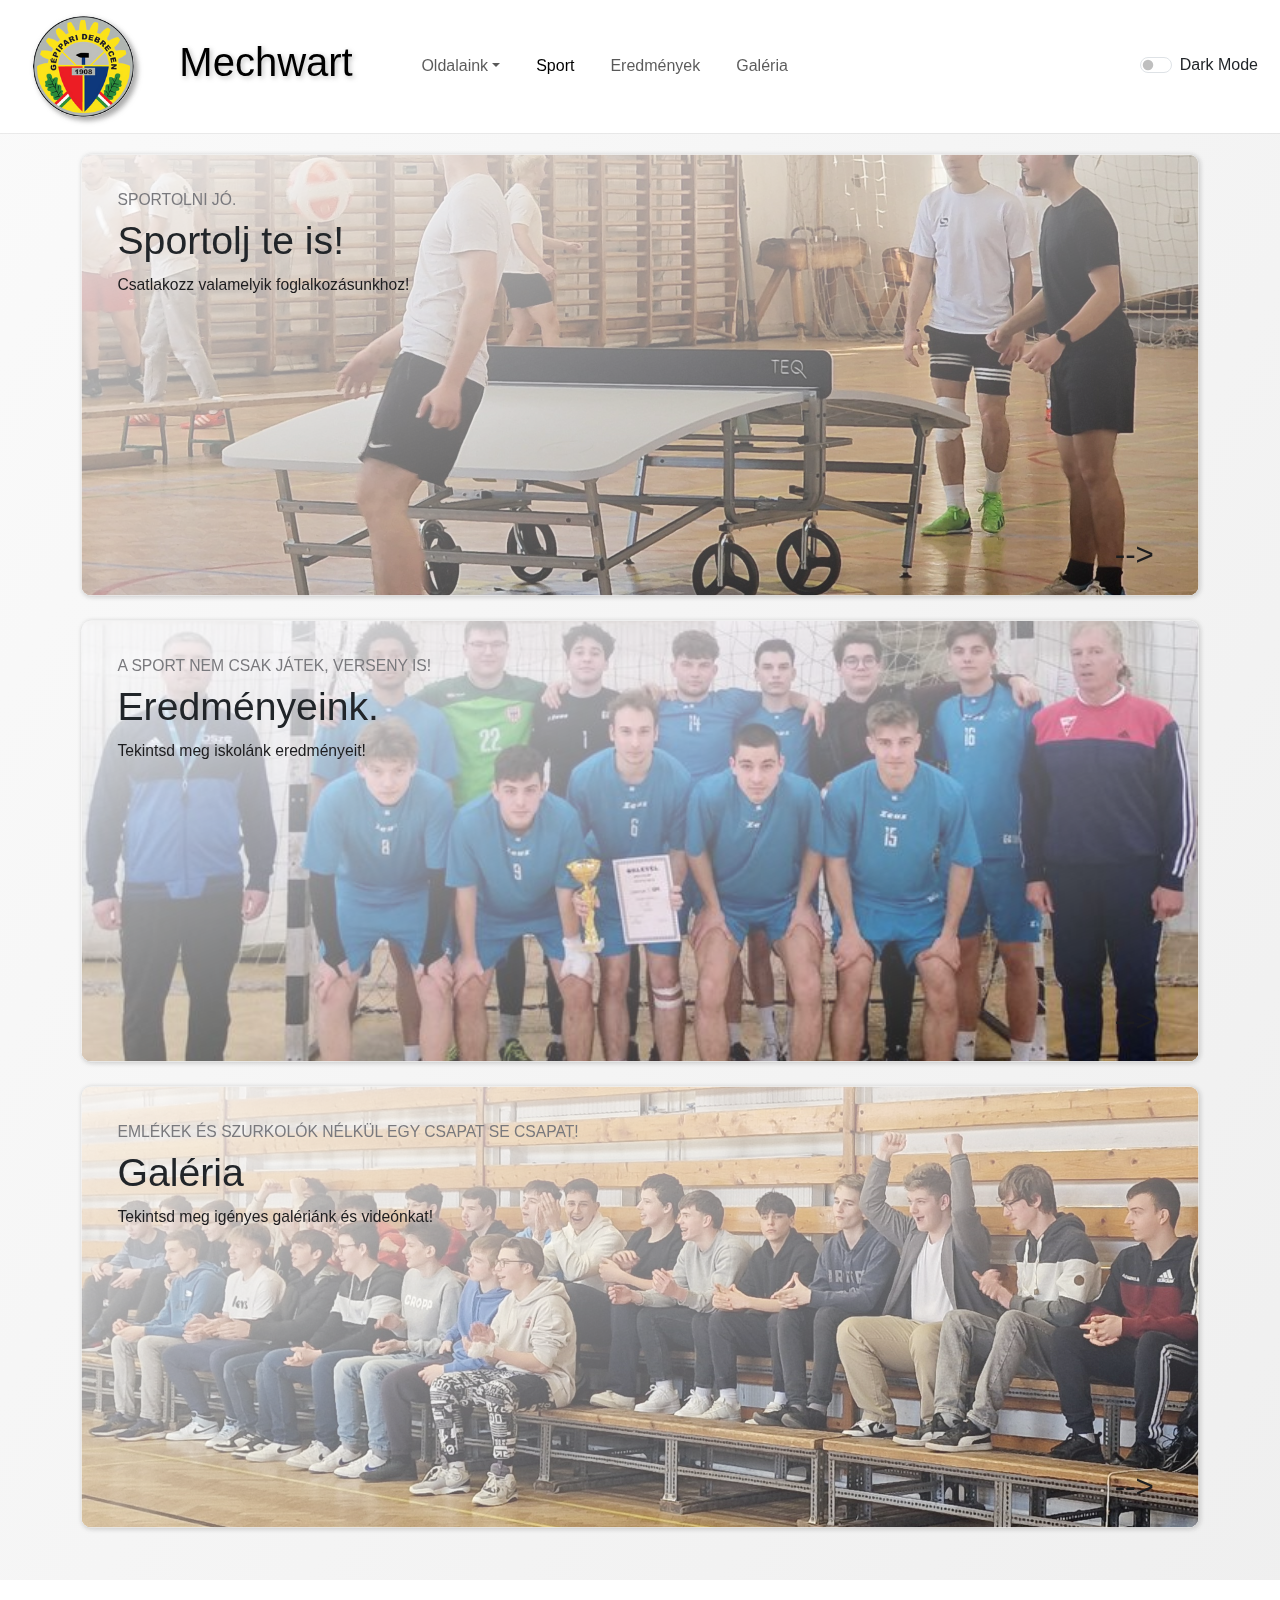
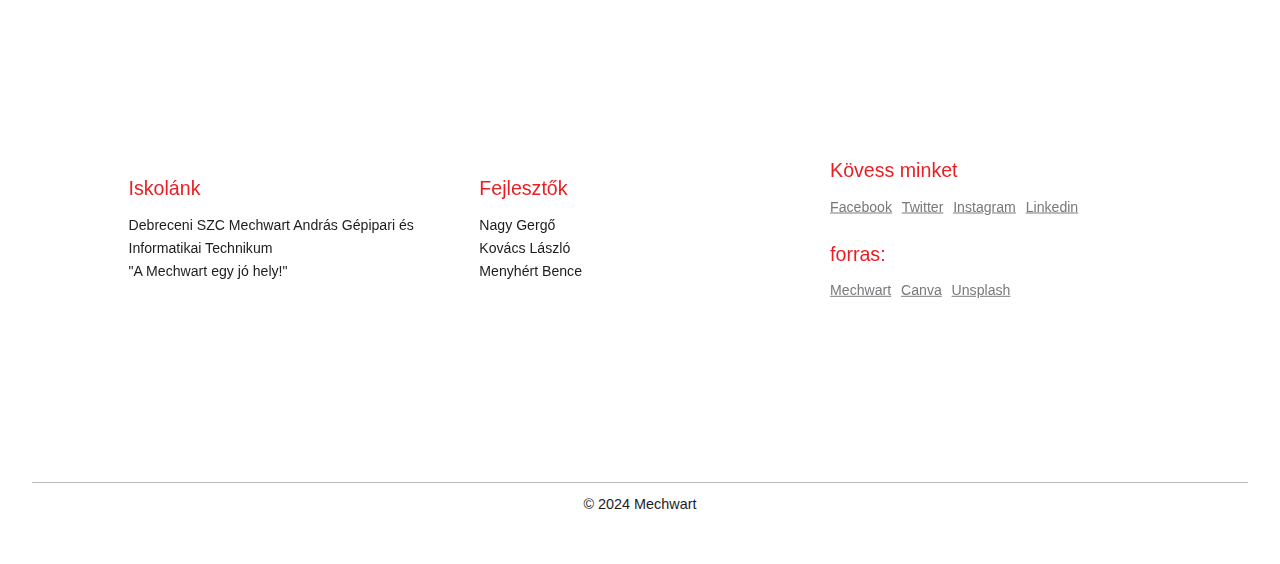
<file: index.html>
<!DOCTYPE html>
<html lang="hu">
<head>
    <meta charset="UTF-8">
    <meta name="viewport" content="width=device-width, initial-scale=1.0">
    <title>Főoldal</title>
    <link href="https://cdn.jsdelivr.net/npm/bootstrap@5.3.3/dist/css/bootstrap.min.css" rel="stylesheet" integrity="sha384-QWTKZyjpPEjISv5WaRU9OFeRpok6YctnYmDr5pNlyT2bRjXh0JMhjY6hW+ALEwIH" crossorigin="anonymous">
    <link rel="stylesheet" href="./css/smootdropdown.css" type="text/css">
    <link rel="stylesheet" href="./css/main_light.css" id="cssLink" type="text/css">
    <link rel="shortcut icon" href="./img/mechwart_logo.png" type="image/x-icon">
</head>
<body data-bs-spy="scroll" data-bs-target=".navbar" data-bs-theme="light" id="body">
    <nav class="navbar navbar-expand-md sticky-top" id="nav">
        <div class="container-fluid">
            <div class="navbar-brand logo-img">
                <a href="index.html"><img src="./img/mechwart_logo.png" alt="" class="col-7"></a>
            </div>
            <div class="navbar-brand logo-img">
                <h1 style="text-indent: -20%;">Mechwart</h1>
            </div>
        <button class="navbar-toggler" type="button" data-bs-toggle="collapse" data-bs-target="#collapsibleNavbar">
            <span class="navbar-toggler-icon"></span>
        </button>
        <div class="collapse navbar-collapse" id="collapsibleNavbar">
            <ul class="navbar-nav">
                <li class="nav-item smootdropdown_container">
                    <a class="nav-link dropdown-toggle" href="#">Oldalaink</a>
                    <div class="menuitem">
                        <a class="btn mt-2" href="sport.html">Foglalkozások</a>
                        <a class="btn mt-2" href="eredmenyeink.html">Eredményeink</a>
                        <a class="btn mt-2" href="galeria.html">Galéria</a>
                    </div>
                </li>
                <li class="nav-item">
                    <a class="nav-link" href="#section1">Sport</a>
                </li>
                <li class="nav-item">
                    <a class="nav-link" href="#section2">Eredmények</a>
                </li>
                <li class="nav-item">
                    <a class="nav-link" href="#section3">Galéria</a>
                </li>
            </ul>
            <ul class="navbar-nav ms-auto">
                <div class="form-check form-switch">
                    <input class="form-check-input" type="checkbox" id="mySwitch" name="darkmode" value="yes" onchange="themeChange()" >
                    <label class="form-check-label" for="mySwitch">Dark Mode</label>
                </div>
            </ul>
        </div>
        </div>
    </nav>
    <hr>

    <main>
        <div id="section1" class="container mt-3" onclick="pageChange('sport.html')">
            <div class="mask" style="background-image: url('./img/foglalkozasok.jpg');"></div>
            <h6>Sportolni jó.</h6>
            <h1>Sportolj te is!</h1>
            <p>Csatlakozz valamelyik foglalkozásunkhoz!</p>
            <p class="NextArrow">--&#62;</p>
        </div>
        <div id="section2" class="container mt-3" onclick="pageChange('eredmenyeink.html')">
            <div class="mask" style="background-image: url('./img/medium_Futsal_4d09ca88e5.jpg');"></div>
            <h6>A sport nem csak játek, verseny is!</h6>
            <h1>Eredményeink.</h1>
            <p>Tekintsd meg iskolánk eredményeit!</p>
            <p class="NextArrow">--&#62;</p>
        </div>

        <div id="section3" class="container mt-3" onclick="pageChange('galeria.html')">
            <div class="mask" style="background-image: url('./img/szurkoloi_hatter.jpg');"></div>
            <h6>Emlékek és szurkolók nélkül egy csapat se csapat!</h6>
            <h1>Galéria</h1>
            <p>Tekintsd meg igényes galériánk és videónkat!</p>
            <p class="NextArrow">--&#62;</p>
        </div>
    </main>

    <footer class="mt-5">
        <div class="footer-content container">
            <div class="footer-section about">
                <h5>Iskolánk</h5>
                <p>Debreceni SZC Mechwart András Gépipari és Informatikai Technikum</p>
                <p>"A Mechwart egy jó hely!"</p>
            </div>
            <div class="footer-section developers">
                <h5>Fejlesztők</h5>
                <ul>
                    <li>Nagy Gergő</li>
                    <li>Kovács László</li>
                    <li>Menyhért Bence</li>
                </ul>
            </div>
            <div class="footer-section social">
                <h5>Kövess minket</h5>
                <div class="social-links">
                    <a href="#" class="social-icon">Facebook<i class="fab fa-facebook-f"></i></a>
                    <a href="#" class="social-icon">Twitter<i class="fab fa-twitter"></i></a>
                    <a href="#" class="social-icon">Instagram<i class="fab fa-instagram"></i></a>
                    <a href="#" class="social-icon">Linkedin<i class="fab fa-linkedin-in"></i></a>
                </div>
                <h5 class="mt-4">forras:</h5>
                <div class="social-links">
                    <a href="https://www.dszcmechwart.hu/" target="_blank" class="social-icon">Mechwart<i class="fab fa-facebook-f"></i></a>
                    <a href="https://www.canva.com/hu_hu/" target="_blank" class="social-icon">Canva<i class="fab fa-facebook-f"></i></a>
                    <a href="https://images.unsplash.com/photo-1528287942171-fbe365d1d9ac?ixlib=rb-1.2.1&q=85&fm=jpg&crop=entropy&w=1200&cs=srgb&ixid=eyJhcHBfaWQiOjE0NTg5fQ" target="_blank" class="social-icon">Unsplash<i class="fab fa-facebook-f"></i></a>
                </div>
            </div>
        </div>
        <div class="footer-bottom text-center">
            <p>&copy; 2024 Mechwart</p>
        </div>
    </footer>

    <script src="https://cdn.jsdelivr.net/npm/bootstrap@5.3.3/dist/js/bootstrap.bundle.min.js" integrity="sha384-YvpcrYf0tY3lHB60NNkmXc5s9fDVZLESaAA55NDzOxhy9GkcIdslK1eN7N6jIeHz" crossorigin="anonymous"></script>
    <script src="./js/main.js"></script>
</body>
</html>
</file>
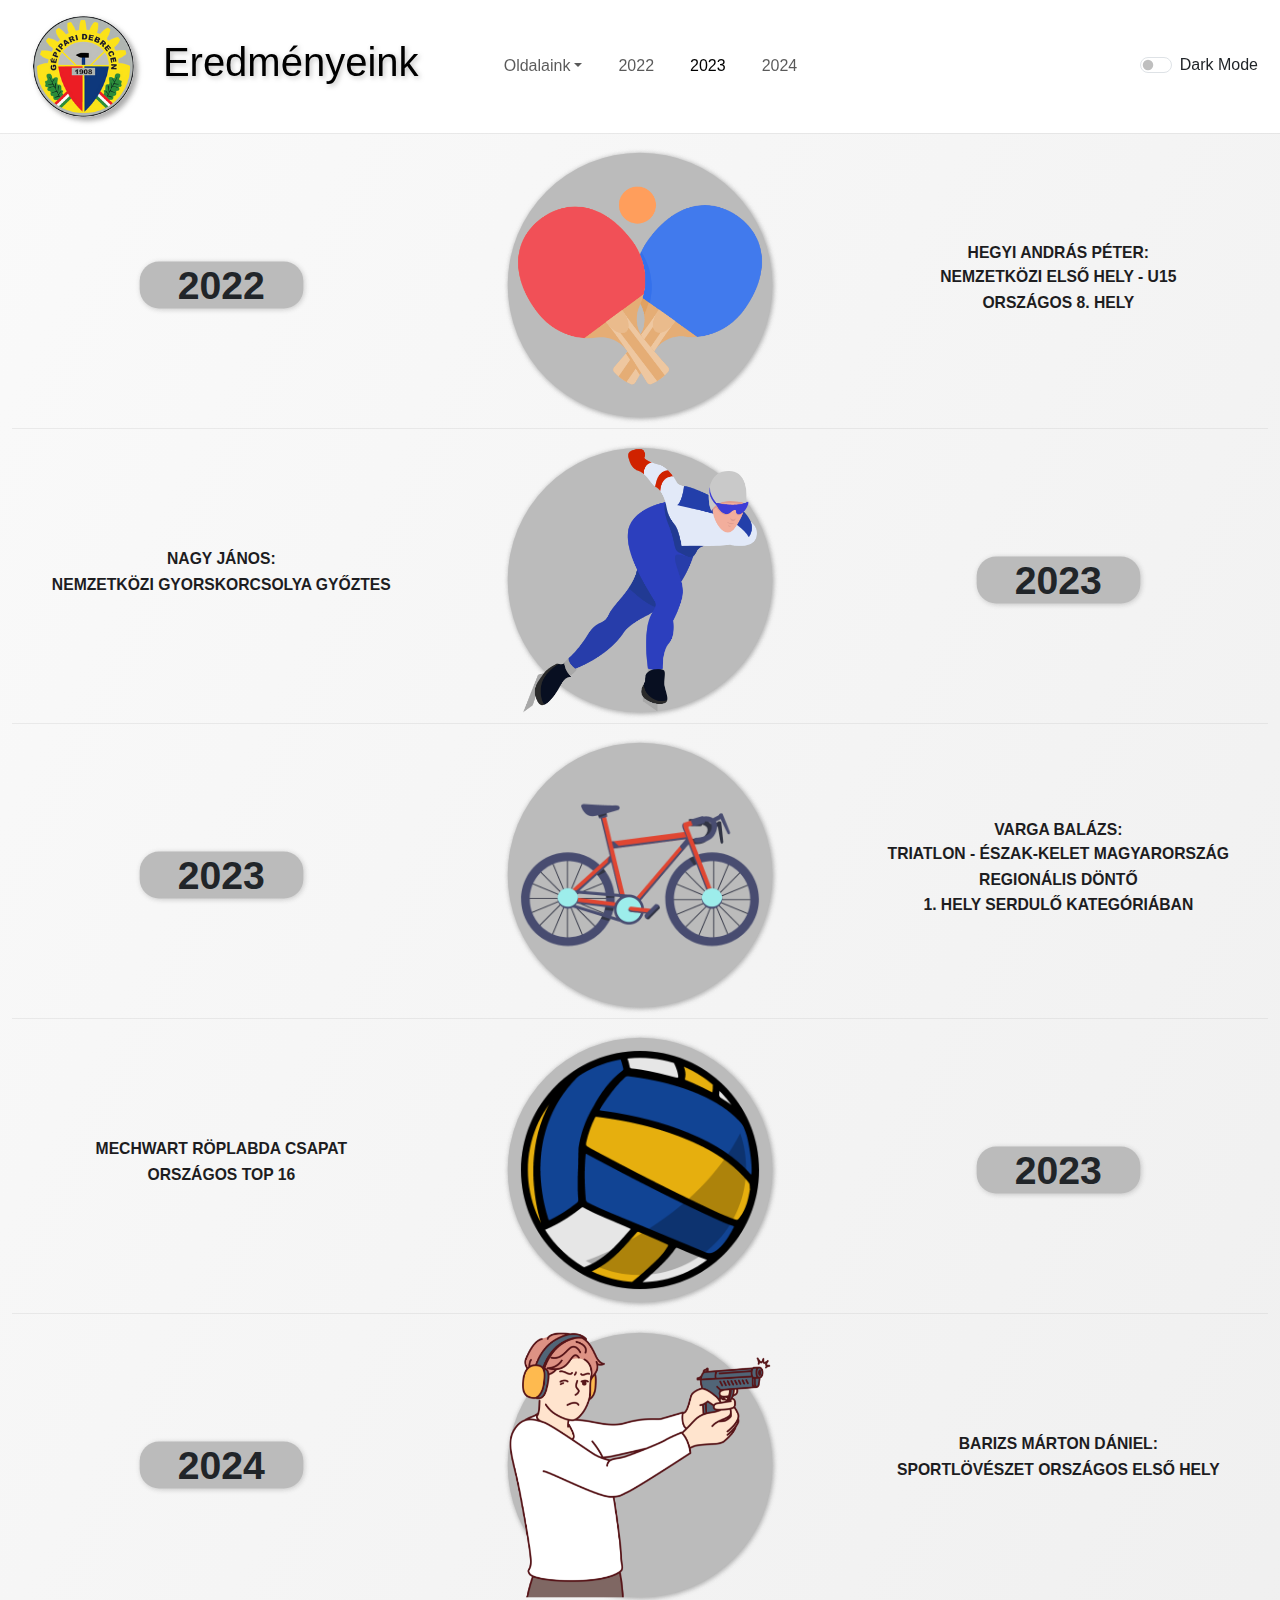
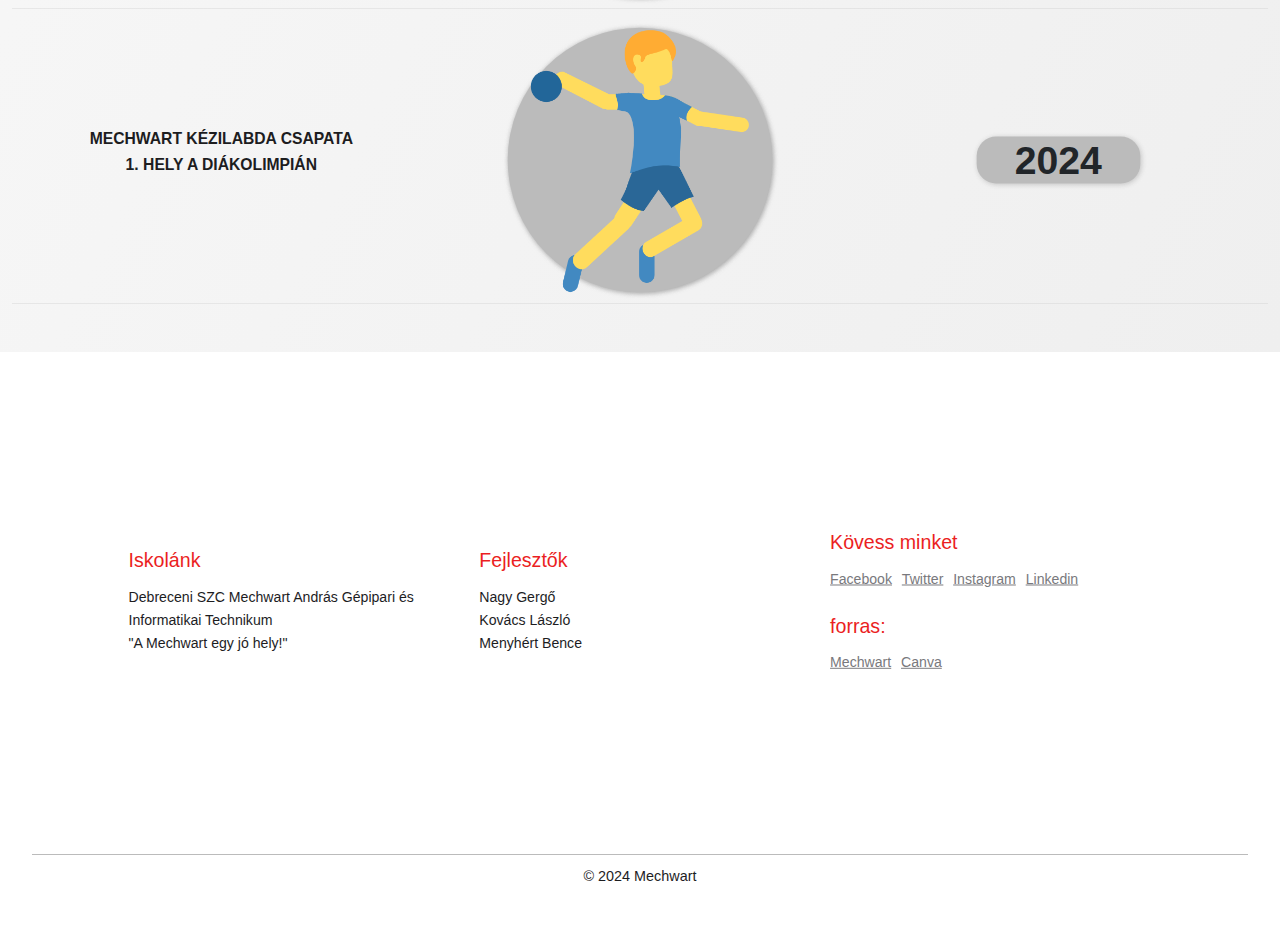
<file: eredmenyeink.html>
<!DOCTYPE html>
<html lang="en">
<head>
    <meta charset="UTF-8">
    <meta name="viewport" content="width=device-width, initial-scale=1.0">
    <title>Eredményeink</title>
    <link href="https://cdn.jsdelivr.net/npm/bootstrap@5.3.3/dist/css/bootstrap.min.css" rel="stylesheet" integrity="sha384-QWTKZyjpPEjISv5WaRU9OFeRpok6YctnYmDr5pNlyT2bRjXh0JMhjY6hW+ALEwIH" crossorigin="anonymous">
    <link rel="stylesheet" href="./css/smootdropdown.css">
    <link rel="stylesheet" href="./css/main_light.css" id="cssLink">
    <link rel="shortcut icon" href="./img/mechwart_logo.png" type="image/x-icon">
</head>
<body data-bs-spy="scroll" data-bs-target=".navbar" data-bs-theme="light" id="body">
    <nav class="navbar navbar-expand-lg sticky-top" id="nav">
        <div class="container-fluid">
            <div class="navbar-brand logo-img">
                <a href="index.html"><img src="./img/mechwart_logo.png" alt="" class="col-7"></a>
            </div>
            <div class="navbar-brand logo-img">
                <h1 style="text-indent: -20%;">Eredményeink</h1>
            </div>
        <button class="navbar-toggler" type="button" data-bs-toggle="collapse" data-bs-target="#collapsibleNavbar">
            <span class="navbar-toggler-icon"></span>
        </button>
        <div class="collapse navbar-collapse" id="collapsibleNavbar">
            <ul class="navbar-nav">
                <li class="nav-item smootdropdown_container">
                    <a class="nav-link dropdown-toggle" href="#">Oldalaink</a>
                    <div class="menuitem">
                        <a class="btn mt-2" href="index.html">Főoldal</a>
                        <a class="btn mt-2" href="sport.html">Foglalkozások</a>
                        <a class="btn mt-2" href="galeria.html">Galéria</a>
                    </div>
                </li>
                <li class="nav-item">
                    <a class="nav-link" href="#">2022</a>
                </li>
                <li class="nav-item">
                    <a class="nav-link" href="#linkFor2023">2023</a>
                </li>
                <li class="nav-item">
                    <a class="nav-link" href="#linkFor2024">2024</a>
                </li>
            </ul>
            <ul class="navbar-nav ms-auto">
                <div class="form-check form-switch">
                    <input class="form-check-input" type="checkbox" id="mySwitch" name="darkmode" value="yes" onchange="themeChange()" >
                    <label class="form-check-label" for="mySwitch">Dark Mode</label>
                </div>
            </ul>
        </div>
        </div>
    </nav>
    <hr>

    <main class="container-fluid graf-bg">
        <div class="infografika-holder mt-3">
            <div class="flex-row mt-3 mb-2">
                <div class="year-holder">
                    <h1>2022</h1>
                </div>
                <div class="img-holder">
                    <img src="./img/pingpong.png" class="mx-auto" alt="">
                </div>
                <div class="destr-holder" id="linkFor2023">
                    <p>Hegyi András Péter: <br>
                    nemzetközi első hely - u15 <br>
                    országos 8. hely</p>
                </div>
            </div>
            <hr>
            <div class="flex-row mt-3 mb-2">
                <div class="destr-holder">
                    <p>Nagy János: <br>
                    nemzetközi gyorskorcsolya győztes</p>
                </div>
                <div class="img-holder">
                    <img src="./img/gyorskorcsolya.png" class="mx-auto" alt="">
                </div>
                <div class="year-holder">
                    <h1>2023</h1>
                </div>
            </div>
            <hr>
            <div class="flex-row mt-3 mb-2">
                <div class="year-holder">
                    <h1>2023</h1>
                </div>
                <div class="img-holder">
                    <img src="./img/kerekpar.png" class="mx-auto smaller" alt="">
                </div>
                <div class="destr-holder">
                    <p>Varga Balázs: <br>
                    triatlon - észak-kelet magyarország regionális döntő <br> 1. hely serdulő kategóriában</p>
                </div>
            </div>
            <hr>
            <div class="flex-row mt-3 mb-2">
                <div class="destr-holder">
                    <p>Mechwart röplabda csapat <br> országos top 16</p>
                </div>
                <div class="img-holder">
                    <img src="./img/roplabda.png" class="mx-auto smaller" alt="">
                </div>
                <div class="year-holder" id="linkFor2024">
                    <h1>2023</h1>
                </div>
            </div>
            <hr>
            <div class="flex-row mt-3 mb-2">
                <div class="year-holder">
                    <h1>2024</h1>
                </div>
                <div class="img-holder">
                    <img src="./img/sportloveszet.png" class="mx-auto" alt="">
                </div>
                <div class="destr-holder">
                    <p>Barizs Márton Dániel: <br>
                    sportlövészet országos első hely</p>
                </div>
            </div>
            <hr>
            <div class="flex-row mt-3 mb-2">
                <div class="destr-holder">
                    <p>Mechwart kézilabda csapata <br> 1. hely a diákolimpián</p>
                </div>
                <div class="img-holder">
                    <img src="./img/kezilabda.png" class="mx-auto" alt="">
                </div>
                <div class="year-holder">
                    <h1>2024</h1>
                </div>
            </div>
            <hr>
        </div>
    </main>

    <footer class="mt-5">
        <div class="footer-content container">
            <div class="footer-section about">
                <h5>Iskolánk</h5>
                <p>Debreceni SZC Mechwart András Gépipari és Informatikai Technikum</p>
                <p>"A Mechwart egy jó hely!"</p>
            </div>
            <div class="footer-section developers">
                <h5>Fejlesztők</h5>
                <ul>
                    <li>Nagy Gergő</li>
                    <li>Kovács László</li>
                    <li>Menyhért Bence</li>
                </ul>
            </div>
            <div class="footer-section social">
                <h5>Kövess minket</h5>
                <div class="social-links">
                    <a href="#" class="social-icon">Facebook<i class="fab fa-facebook-f"></i></a>
                    <a href="#" class="social-icon">Twitter<i class="fab fa-twitter"></i></a>
                    <a href="#" class="social-icon">Instagram<i class="fab fa-instagram"></i></a>
                    <a href="#" class="social-icon">Linkedin<i class="fab fa-linkedin-in"></i></a>
                </div>
                <h5 class="mt-4">forras:</h5>
                <div class="social-links">
                    <a href="https://www.dszcmechwart.hu/" target="_blank" class="social-icon">Mechwart<i class="fab fa-facebook-f"></i></a>
                    <a href="https://www.canva.com/hu_hu/" target="_blank" class="social-icon">Canva<i class="fab fa-facebook-f"></i></a>
                </div>
            </div>
        </div>
        <div class="footer-bottom text-center">
            <p>&copy; 2024 Mechwart</p>
        </div>
    </footer>

    <script src="https://cdn.jsdelivr.net/npm/bootstrap@5.3.3/dist/js/bootstrap.bundle.min.js" integrity="sha384-YvpcrYf0tY3lHB60NNkmXc5s9fDVZLESaAA55NDzOxhy9GkcIdslK1eN7N6jIeHz" crossorigin="anonymous"></script>
    <script src="./js/main.js"></script>
</body>
</html>
</file>
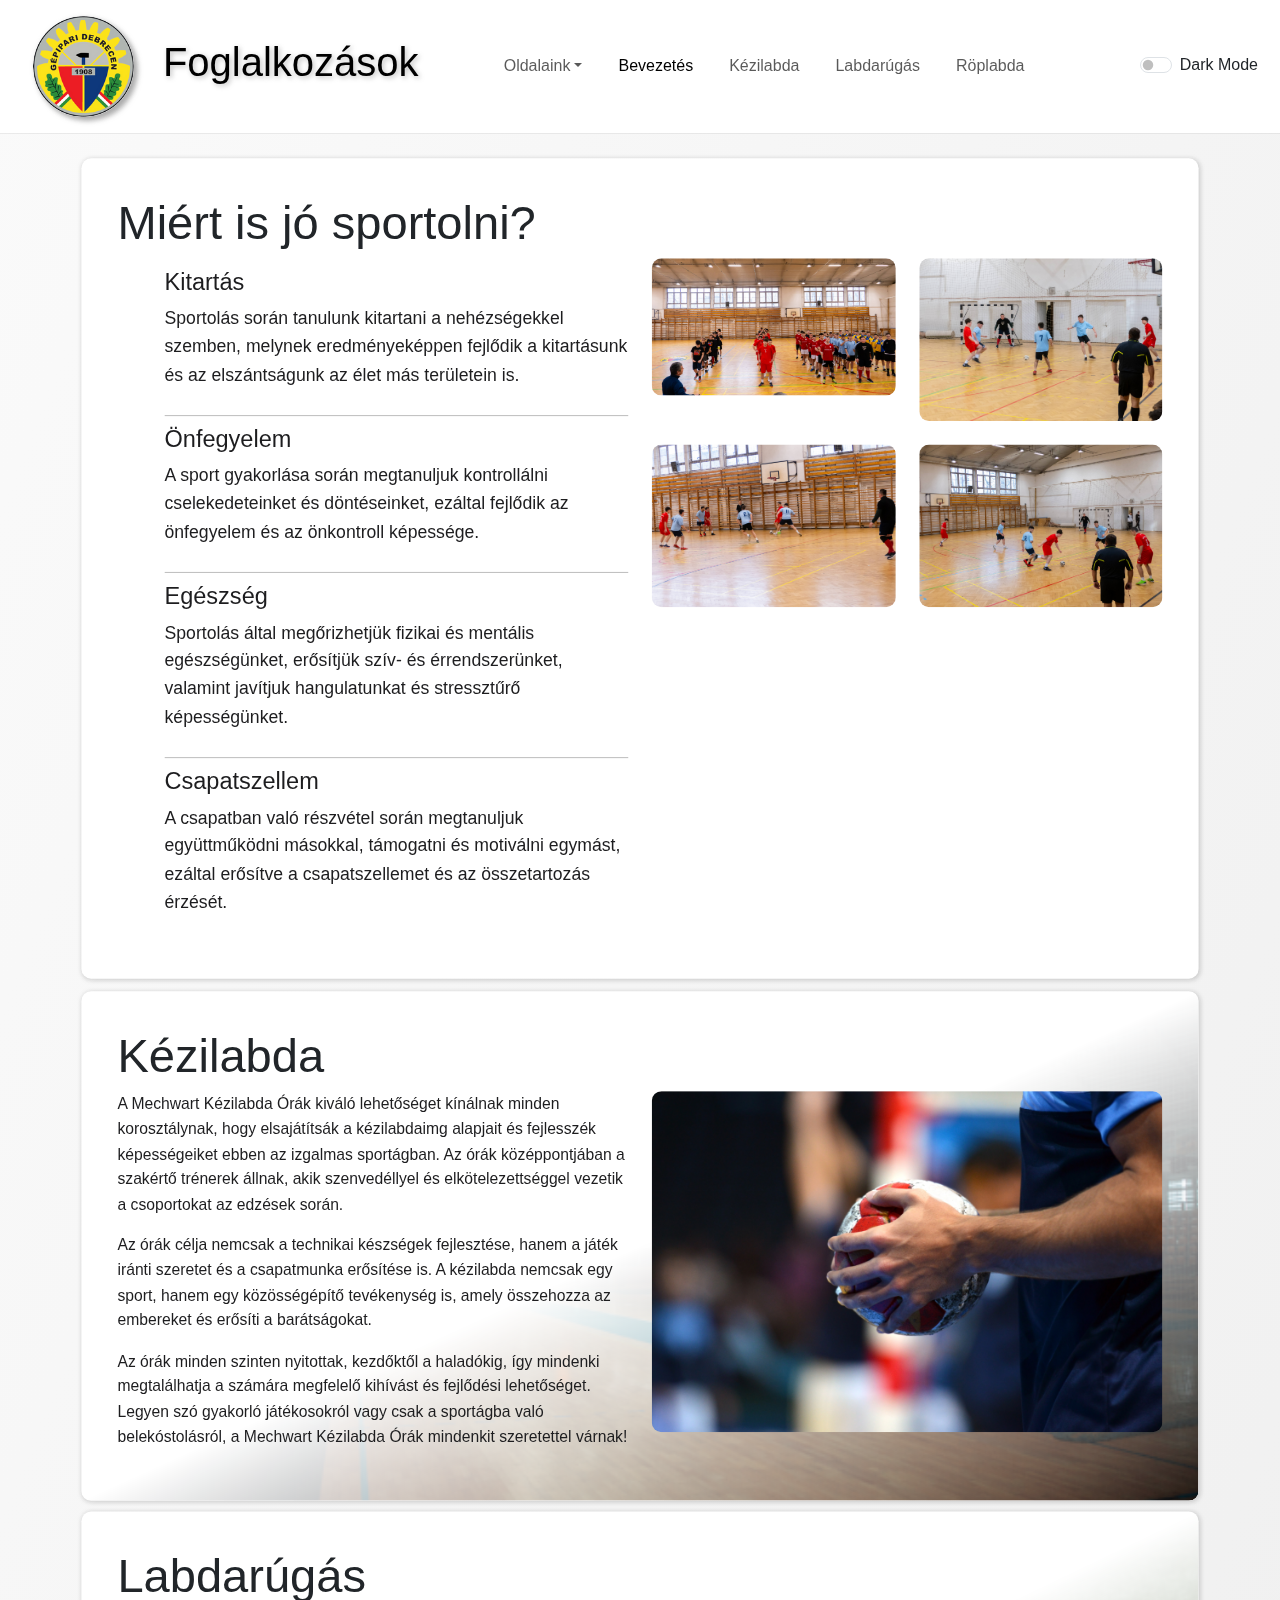
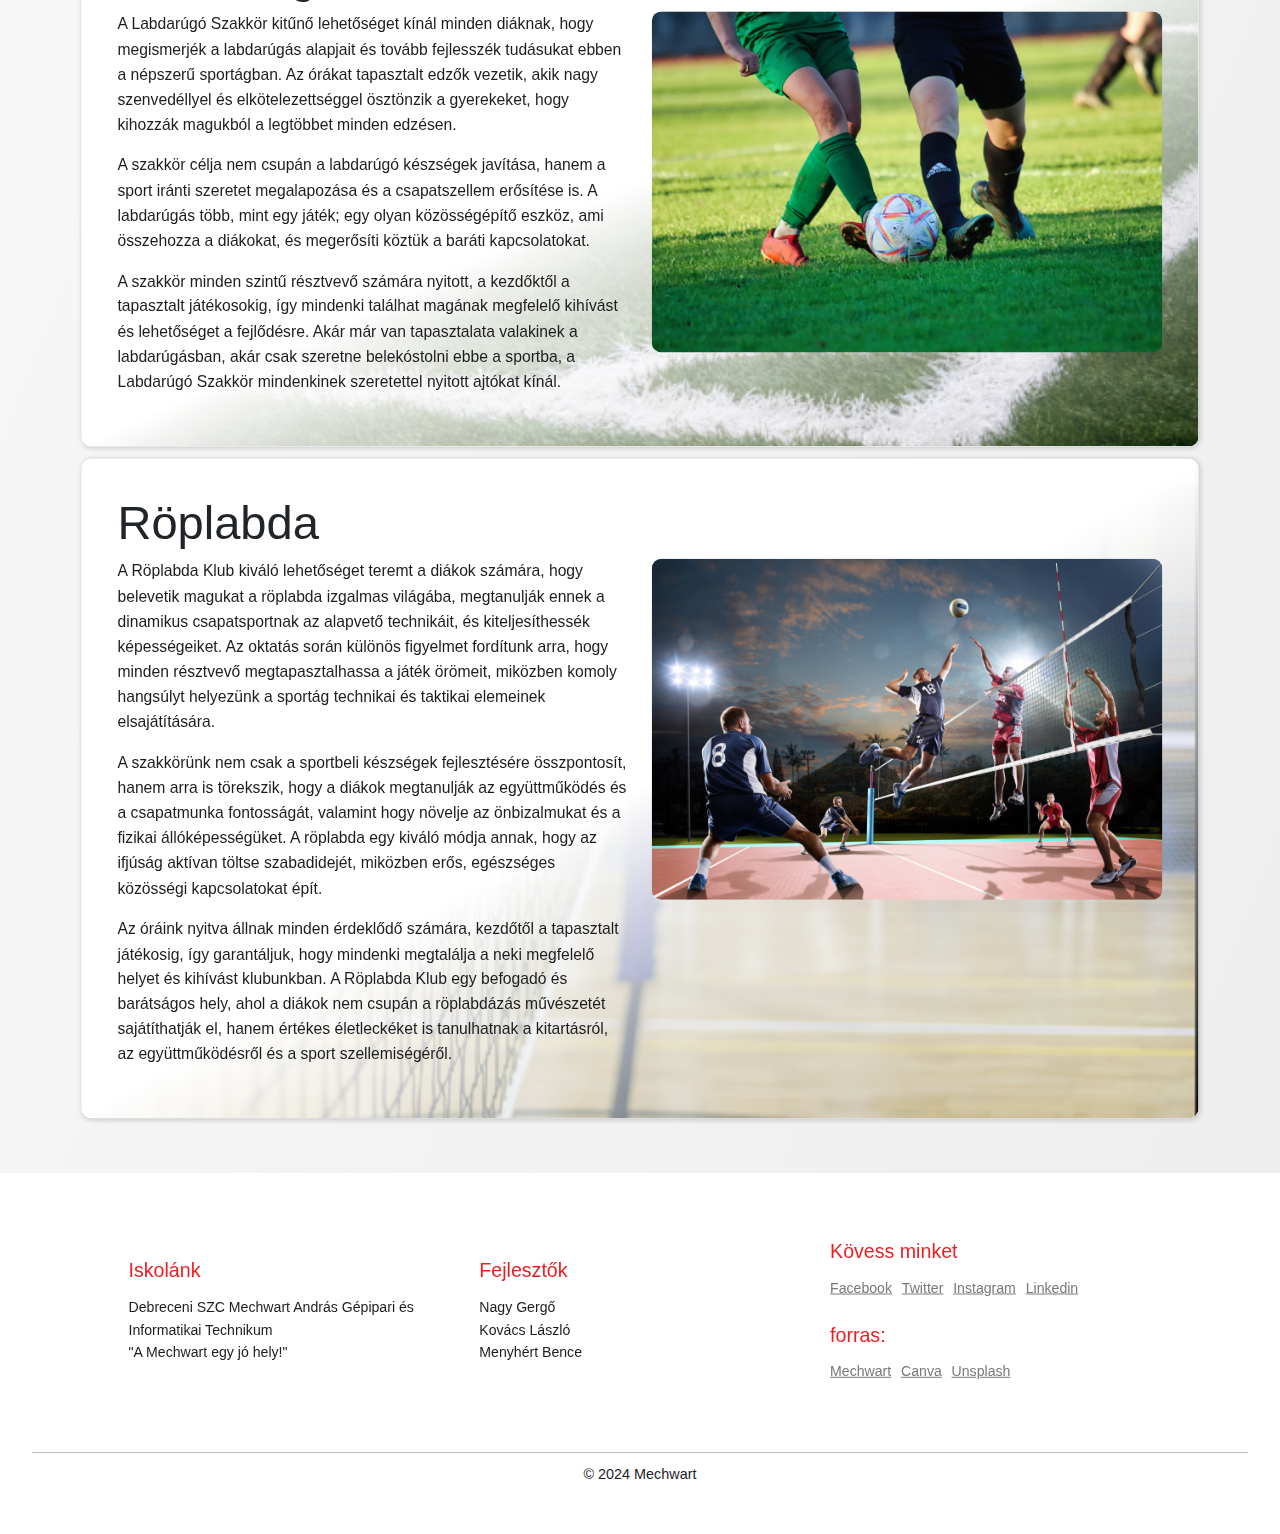
<file: sport.html>
<!DOCTYPE html>
<html lang="hu">
<head>
    <meta charset="UTF-8">
    <meta name="viewport" content="width=device-width, initial-scale=1.0">
    <title>Foglalkozások</title>
    <link href="https://cdn.jsdelivr.net/npm/bootstrap@5.3.3/dist/css/bootstrap.min.css" rel="stylesheet" integrity="sha384-QWTKZyjpPEjISv5WaRU9OFeRpok6YctnYmDr5pNlyT2bRjXh0JMhjY6hW+ALEwIH" crossorigin="anonymous">
    <link rel="stylesheet" href="./css/smootdropdown.css">
    <link rel="stylesheet" href="./css/main_light.css" id="cssLink">
    <link rel="stylesheet" href="./css/sport.css">
    <link rel="shortcut icon" href="./img/mechwart_logo.png" type="image/x-icon">
</head>
<body data-bs-spy="scroll" data-bs-target=".navbar" data-bs-theme="light" id="body">
    <nav class="navbar navbar-expand-md sticky-top" id="nav">
        <div class="container-fluid">
            <div class="navbar-brand logo-img">
                <a href="index.html"><img src="./img/mechwart_logo.png" alt="" class="col-7"></a>
            </div>
            <div class="navbar-brand logo-img">
                <h1 style="text-indent: -20%;">Foglalkozások</h1>
            </div>
        <button class="navbar-toggler" type="button" data-bs-toggle="collapse" data-bs-target="#collapsibleNavbar">
            <span class="navbar-toggler-icon"></span>
        </button>
        <div class="collapse navbar-collapse" id="collapsibleNavbar">
            <ul class="navbar-nav">
                <li class="nav-item smootdropdown_container">
                    <a class="nav-link dropdown-toggle" href="#">Oldalaink</a>
                    <div class="menuitem">
                        <a class="btn mt-2" href="index.html">Főoldal</a>
                        <a class="btn mt-2" href="eredmenyeink.html">Eredményeink</a>
                        <a class="btn mt-2" href="galeria.html">Galéria</a>
                    </div>
                </li>
                <li class="nav-item">
                    <a class="nav-link" href="#bevezetes">Bevezetés</a>
                </li>
                <li class="nav-item">
                    <a class="nav-link" href="#kezilabda">Kézilabda</a>
                </li>
                <li class="nav-item">
                    <a class="nav-link" href="#labdarugas">Labdarúgás</a>
                </li>
                <li class="nav-item">
                    <a class="nav-link" href="#roplabda">Röplabda</a>
                </li>
            </ul>
            <ul class="navbar-nav ms-auto">
                <div class="form-check form-switch">
                    <input class="form-check-input" type="checkbox" id="mySwitch" name="darkmode" value="yes" onchange="themeChange()" >
                    <label class="form-check-label" for="mySwitch">Dark Mode</label>
                </div>
            </ul>
        </div>
        </div>
    </nav>
    <hr>

    <main>
        <section id="bevezetes">
            <div class="container">
                <div class="maskforsport" style="background-image: url(https://images.unsplash.com/photo-1528287942171-fbe365d1d9ac?ixlib=rb-1.2.1&q=85&fm=jpg&crop=entropy&w=1200&cs=srgb&ixid=eyJhcHBfaWQiOjE0NTg5fQ);"></div>
                <h2 class="display-5">Miért is jó sportolni?</h1>
                <div class="row">
                    <div class="col-lg-6">
                        <ul class="ms-5 cleanlist">
                            <li>
                                <h4>Kitartás</h4>
                                <p>Sportolás során tanulunk kitartani a nehézségekkel szemben, melynek eredményeképpen fejlődik a kitartásunk és az elszántságunk az élet más területein is.</p>
                            </li>
                            <li>
                                <h4>Önfegyelem</h4>
                                <p>A sport gyakorlása során megtanuljuk kontrollálni cselekedeteinket és döntéseinket, ezáltal fejlődik az önfegyelem és az önkontroll képessége.</p>  
                            </li>
                            <li>
                                <h4>Egészség</h4>
                                <p>Sportolás által megőrizhetjük fizikai és mentális egészségünket, erősítjük szív- és érrendszerünket, valamint javítjuk hangulatunkat és stressztűrő képességünket.</p>
                            </li>
                            <li>
                                <h4>Csapatszellem</h4>
                                <p>A csapatban való részvétel során megtanuljuk együttműködni másokkal, támogatni és motiválni egymást, ezáltal erősítve a csapatszellemet és az összetartozás érzését.</p>
                            </li>
                        </ul>
                    </div>
                    <div class="col-lg-6">
                        <div class="row">
                            <div class="col-md-6 pb-4">
                                <img src="./img/P2015925.jpg" style="border-radius: 10px;" alt="" class="img-fluid imgshadow my-image" style="width: 100%; height: 200px; object-fit: cover; object-position: center;">
                            </div>
                            <div class="col-md-6 pb-4">
                                <img src="./img/P2016025.jpg" style="border-radius: 10px;" alt="" class="img-fluid imgshadow my-image" style="width: 100%; height: 200px; object-fit: cover; object-position: center;">
                            </div>
                            <div class="col-md-6 pb-4">
                                <img src="./img/P2016066.jpg" style="border-radius: 10px;" alt="" class="img-fluid imgshadow my-image" style="width: 100%; height: 200px; object-fit: cover; object-position: center;">
                            </div>
                            <div class="col-md-6 pb-4">
                                <img src="./img/P2016046.jpg" style="border-radius: 10px;" alt="" class="img-fluid imgshadow my-image" style="width: 100%; height: 200px; object-fit: cover; object-position: center;">
                            </div>
                        </div>
                    </div>
                </div>
            </div>
        </section>

        <section id="kezilabda">
            <div class="container">
                <h1 class="display-5">Kézilabda</h1>
                <div class="maskforsport" style="background-image: url(./img/kezilabdapalya.png);"></div>
                <div class="row">
                    <div class="col-lg-6">
                        <p>A Mechwart Kézilabda Órák kiváló lehetőséget kínálnak minden korosztálynak, hogy elsajátítsák a kézilabdaimg alapjait és fejlesszék képességeiket ebben az izgalmas sportágban. Az órák középpontjában a szakértő trénerek állnak, akik szenvedéllyel és elkötelezettséggel vezetik a csoportokat az edzések során.</p>
                        <p>Az órák célja nemcsak a technikai készségek fejlesztése, hanem a játék iránti szeretet és a csapatmunka erősítése is. A kézilabda nemcsak egy sport, hanem egy közösségépítő tevékenység is, amely összehozza az embereket és erősíti a barátságokat.</p>
                        <p>Az órák minden szinten nyitottak, kezdőktől a haladókig, így mindenki megtalálhatja a számára megfelelő kihívást és fejlődési lehetőséget. Legyen szó gyakorló játékosokról vagy csak a sportágba való belekóstolásról, a Mechwart Kézilabda Órák mindenkit szeretettel várnak!</p>
                    </div>
                    <div class="col-lg-6">
                        <img src="./img/kezilabda1.png" alt="" class="img-fluid imgshadow" style="border-radius: 10px;">
                    </div>
                </div>
            </div>
        </section>

        <section id="labdarugas">
            <div class="container">
                <h1 class="display-5">Labdarúgás</h1>
                <div class="maskforsport" style="background-image: url(./img/focipalya.png);"></div>
                <div class="row">
                    <div class="col-lg-6">
                        <p>A Labdarúgó Szakkör kitűnő lehetőséget kínál minden diáknak, hogy megismerjék a labdarúgás alapjait és tovább fejlesszék tudásukat ebben a népszerű sportágban. Az órákat tapasztalt edzők vezetik, akik nagy szenvedéllyel és elkötelezettséggel ösztönzik a gyerekeket, hogy kihozzák magukból a legtöbbet minden edzésen.</p>
                        <p>A szakkör célja nem csupán a labdarúgó készségek javítása, hanem a sport iránti szeretet megalapozása és a csapatszellem erősítése is. A labdarúgás több, mint egy játék; egy olyan közösségépítő eszköz, ami összehozza a diákokat, és megerősíti köztük a baráti kapcsolatokat.</p>
                        <p>A szakkör minden szintű résztvevő számára nyitott, a kezdőktől a tapasztalt játékosokig, így mindenki találhat magának megfelelő kihívást és lehetőséget a fejlődésre. Akár már van tapasztalata valakinek a labdarúgásban, akár csak szeretne belekóstolni ebbe a sportba, a Labdarúgó Szakkör mindenkinek szeretettel nyitott ajtókat kínál.</p>
                    </div>
                    <div class="col-lg-6">
                        <img src="./img/labdarugas.png" alt="" class="img-fluid imgshadow" style="border-radius: 10px;">
                    </div>
                </div>
            </div>
        </section>
        
        <section id="roplabda">
            <div class="container">
                <h1 class="display-5">Röplabda</h1>
                <div class="maskforsport" style="background-image: url(./img/roplabdapalya.png);"></div>
                <div class="row">
                    <div class="col-lg-6">
                        <p>A Röplabda Klub kiváló lehetőséget teremt a diákok számára, hogy belevetik magukat a röplabda izgalmas világába, megtanulják ennek a dinamikus csapatsportnak az alapvető technikáit, és kiteljesíthessék képességeiket. Az oktatás során különös figyelmet fordítunk arra, hogy minden résztvevő megtapasztalhassa a játék örömeit, miközben komoly hangsúlyt helyezünk a sportág technikai és taktikai elemeinek elsajátítására.</p>
                        <p>A szakkörünk nem csak a sportbeli készségek fejlesztésére összpontosít, hanem arra is törekszik, hogy a diákok megtanulják az együttműködés és a csapatmunka fontosságát, valamint hogy növelje az önbizalmukat és a fizikai állóképességüket. A röplabda egy kiváló módja annak, hogy az ifjúság aktívan töltse szabadidejét, miközben erős, egészséges közösségi kapcsolatokat épít.</p>
                        <p>Az óráink nyitva állnak minden érdeklődő számára, kezdőtől a tapasztalt játékosig, így garantáljuk, hogy mindenki megtalálja a neki megfelelő helyet és kihívást klubunkban. A Röplabda Klub egy befogadó és barátságos hely, ahol a diákok nem csupán a röplabdázás művészetét sajátíthatják el, hanem értékes életleckéket is tanulhatnak a kitartásról, az együttműködésről és a sport szellemiségéről.</p>
                    </div>
                    <div class="col-lg-6">
                        <img src="./img/roplabda1.png" alt="" class="img-fluid imgshadow" style="border-radius: 10px;">
                    </div>
                </div>
            </div>
        </section>
    </main>

    <footer class="mt-5">
        <div class="footer-content container">
            <div class="footer-section about">
                <h5>Iskolánk</h5>
                <p>Debreceni SZC Mechwart András Gépipari és Informatikai Technikum</p>
                <p>"A Mechwart egy jó hely!"</p>
            </div>
            <div class="footer-section developers">
                <h5>Fejlesztők</h5>
                <ul>
                    <li>Nagy Gergő</li>
                    <li>Kovács László</li>
                    <li>Menyhért Bence</li>
                </ul>
            </div>
            <div class="footer-section social">
                <h5>Kövess minket</h5>
                <div class="social-links">
                    <a href="#" class="social-icon">Facebook<i class="fab fa-facebook-f"></i></a>
                    <a href="#" class="social-icon">Twitter<i class="fab fa-twitter"></i></a>
                    <a href="#" class="social-icon">Instagram<i class="fab fa-instagram"></i></a>
                    <a href="#" class="social-icon">Linkedin<i class="fab fa-linkedin-in"></i></a>
                </div>
                <h5 class="mt-4">forras:</h5>
                <div class="social-links">
                    <a href="https://www.dszcmechwart.hu/" target="_blank" class="social-icon">Mechwart<i class="fab fa-facebook-f"></i></a>
                    <a href="https://www.canva.com/hu_hu/" target="_blank" class="social-icon">Canva<i class="fab fa-facebook-f"></i></a>
                    <a href="https://images.unsplash.com/photo-1528287942171-fbe365d1d9ac?ixlib=rb-1.2.1&q=85&fm=jpg&crop=entropy&w=1200&cs=srgb&ixid=eyJhcHBfaWQiOjE0NTg5fQ" target="_blank" class="social-icon">Unsplash<i class="fab fa-facebook-f"></i></a>
                </div>
            </div>
        </div>
        <div class="footer-bottom text-center">
            <p>&copy; 2024 Mechwart</p>
        </div>
    </footer>
    
    <script src="https://cdn.jsdelivr.net/npm/bootstrap@5.3.3/dist/js/bootstrap.bundle.min.js" integrity="sha384-YvpcrYf0tY3lHB60NNkmXc5s9fDVZLESaAA55NDzOxhy9GkcIdslK1eN7N6jIeHz" crossorigin="anonymous"></script>
    <script src="./js/main.js"></script>
</body>
</html>
</file>
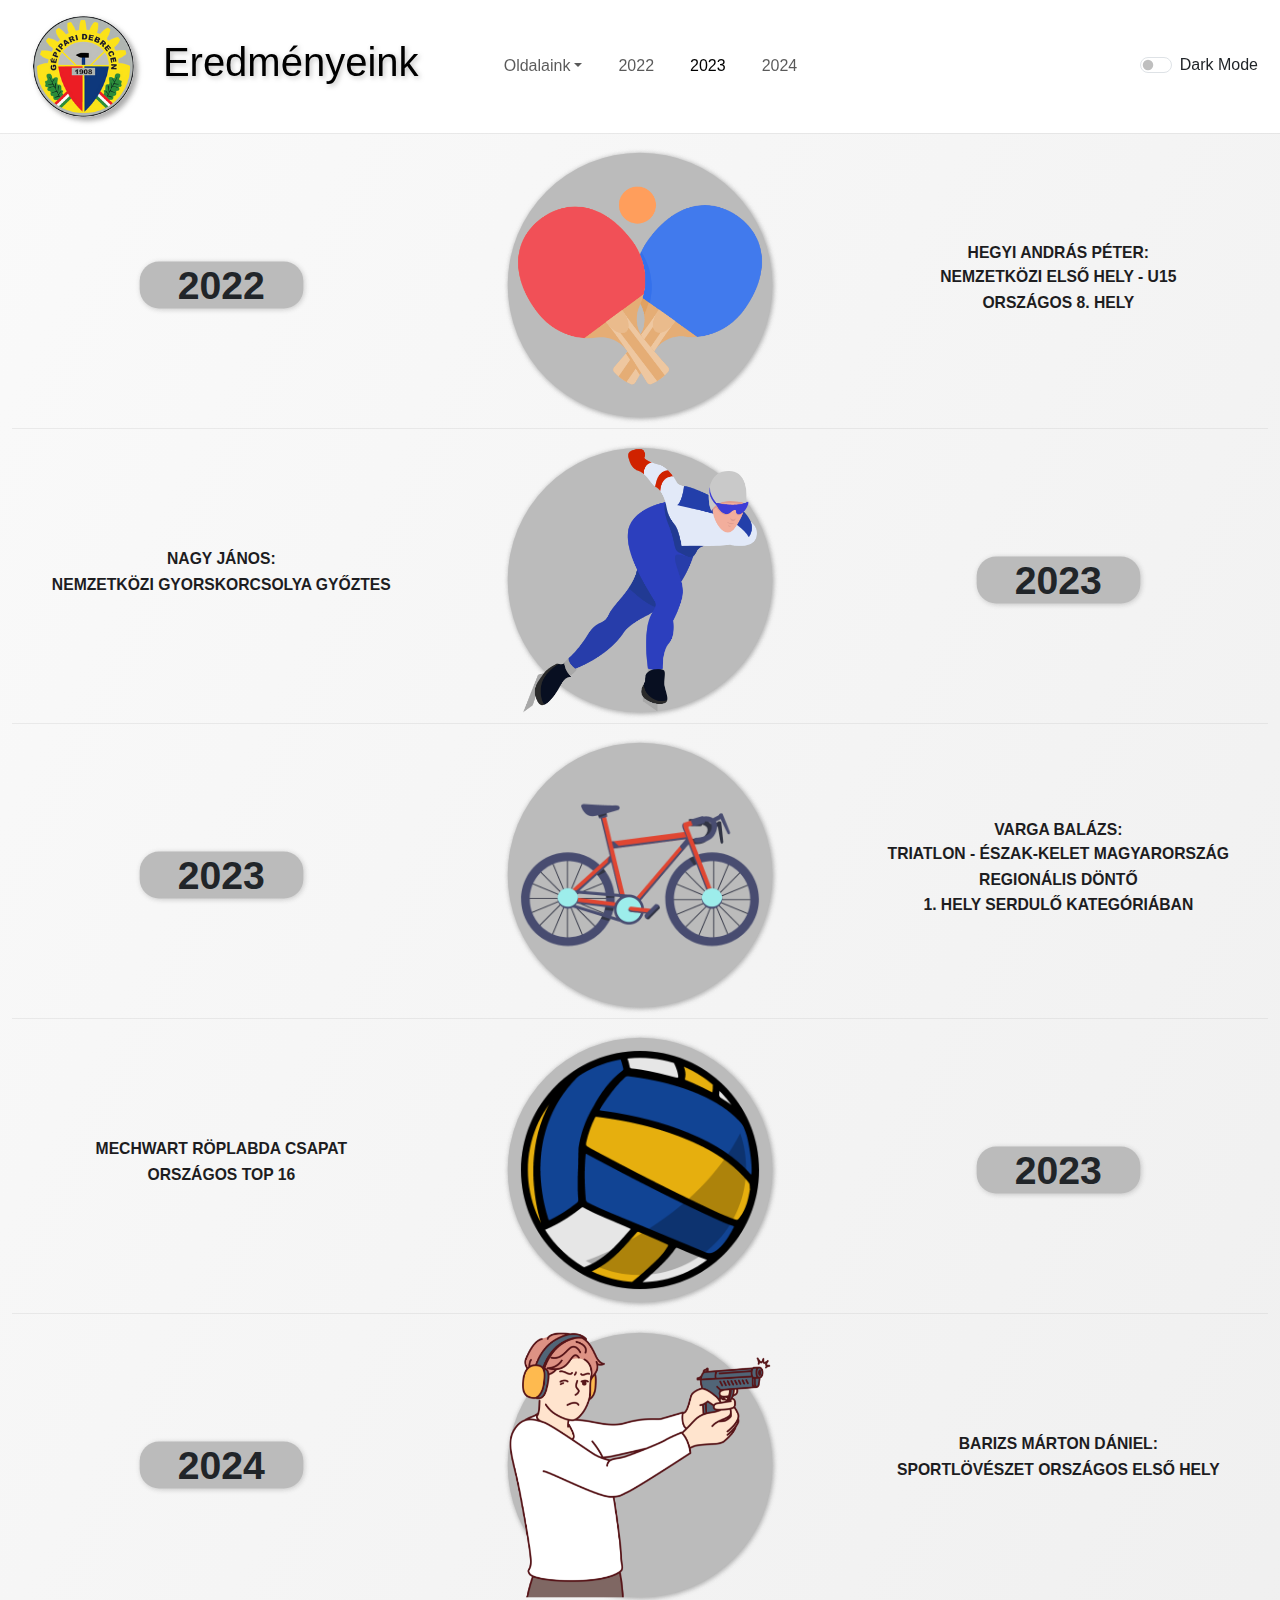
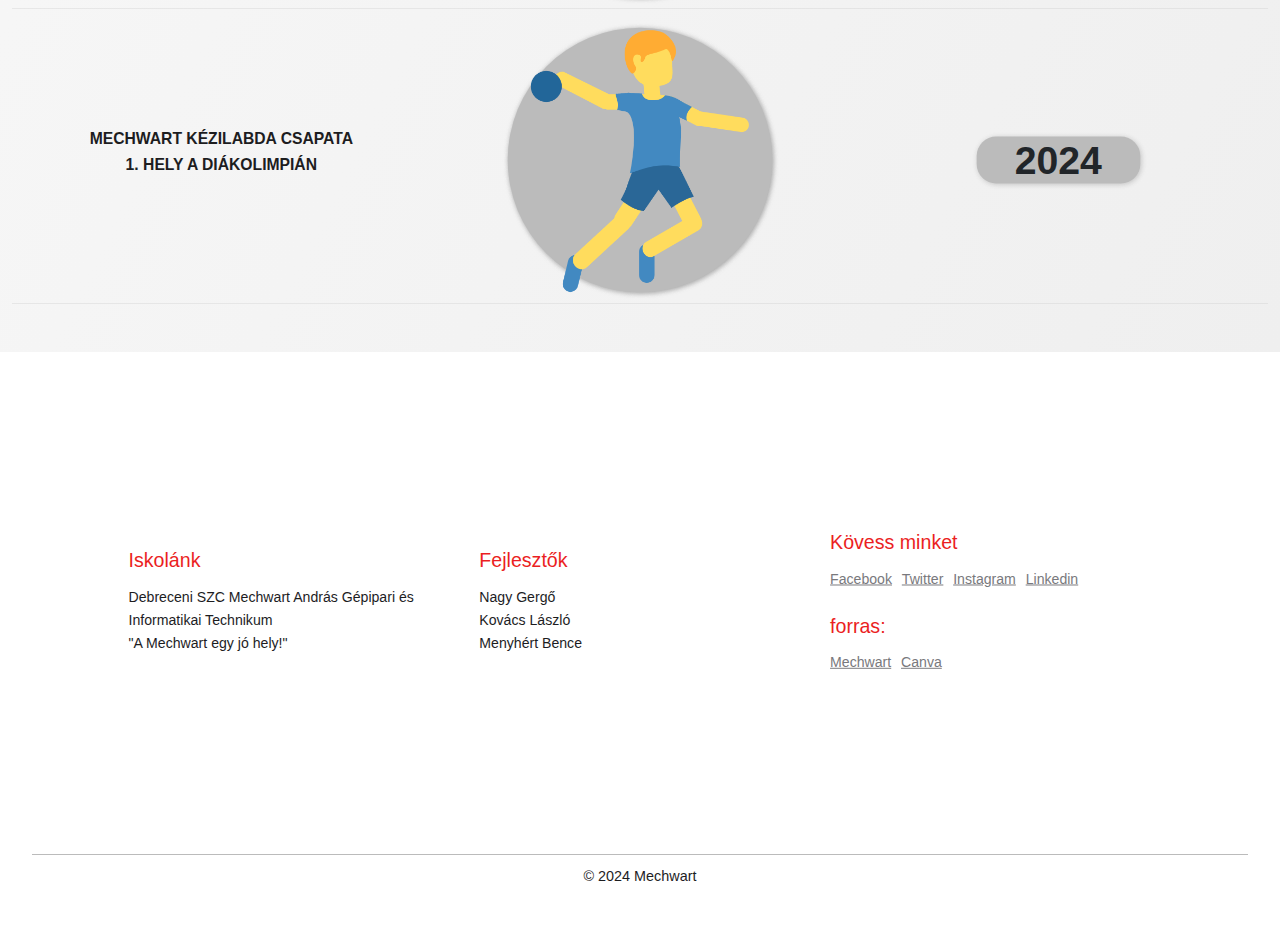
<file: src/main/eredmenyeink.html>
<!DOCTYPE html>
<html lang="en">
<head>
    <meta charset="UTF-8">
    <meta name="viewport" content="width=device-width, initial-scale=1.0">
    <title>Eredményeink</title>
    <link href="https://cdn.jsdelivr.net/npm/bootstrap@5.3.3/dist/css/bootstrap.min.css" rel="stylesheet" integrity="sha384-QWTKZyjpPEjISv5WaRU9OFeRpok6YctnYmDr5pNlyT2bRjXh0JMhjY6hW+ALEwIH" crossorigin="anonymous">
    <link rel="stylesheet" href="../reusable/smootdropdown.css">
    <link rel="stylesheet" href="main_light.css" id="cssLink">
    <link rel="shortcut icon" href="../img/mechwart_logo.png" type="image/x-icon">
</head>
<body data-bs-spy="scroll" data-bs-target=".navbar" data-bs-theme="light" id="body">
    <nav class="navbar navbar-expand-lg sticky-top" id="nav">
        <div class="container-fluid">
            <div class="navbar-brand logo-img">
                <a href="main.html"><img src="../img/mechwart_logo.png" alt="" class="col-7"></a>
            </div>
            <div class="navbar-brand logo-img">
                <h1 style="text-indent: -20%;">Eredményeink</h1>
            </div>
        <button class="navbar-toggler" type="button" data-bs-toggle="collapse" data-bs-target="#collapsibleNavbar">
            <span class="navbar-toggler-icon"></span>
        </button>
        <div class="collapse navbar-collapse" id="collapsibleNavbar">
            <ul class="navbar-nav">
                <li class="nav-item smootdropdown_container">
                    <a class="nav-link dropdown-toggle" href="#">Oldalaink</a>
                    <div class="menuitem">
                        <a class="btn mt-2" href="main.html">Főoldal</a>
                        <a class="btn mt-2" href="sport.html">Foglalkozások</a>
                        <a class="btn mt-2" href="galeria.html">Galéria</a>
                    </div>
                </li>
                <li class="nav-item">
                    <a class="nav-link" href="#">2022</a>
                </li>
                <li class="nav-item">
                    <a class="nav-link" href="#linkFor2023">2023</a>
                </li>
                <li class="nav-item">
                    <a class="nav-link" href="#linkFor2024">2024</a>
                </li>
            </ul>
            <ul class="navbar-nav ms-auto">
                <div class="form-check form-switch">
                    <input class="form-check-input" type="checkbox" id="mySwitch" name="darkmode" value="yes" onchange="themeChange()" >
                    <label class="form-check-label" for="mySwitch">Dark Mode</label>
                </div>
            </ul>
        </div>
        </div>
    </nav>
    <hr>

    <main class="container-fluid graf-bg">
        <div class="infografika-holder mt-3">
            <div class="flex-row mt-3 mb-2">
                <div class="year-holder">
                    <h1>2022</h1>
                </div>
                <div class="img-holder">
                    <img src="../img/pingpong.png" class="mx-auto" alt="">
                </div>
                <div class="destr-holder" id="linkFor2023">
                    <p>Hegyi András Péter: <br>
                    nemzetközi első hely - u15 <br>
                    országos 8. hely</p>
                </div>
            </div>
            <hr>
            <div class="flex-row mt-3 mb-2">
                <div class="destr-holder">
                    <p>Nagy János: <br>
                    nemzetközi gyorskorcsolya győztes</p>
                </div>
                <div class="img-holder">
                    <img src="../img/gyorskorcsolya.png" class="mx-auto" alt="">
                </div>
                <div class="year-holder">
                    <h1>2023</h1>
                </div>
            </div>
            <hr>
            <div class="flex-row mt-3 mb-2">
                <div class="year-holder">
                    <h1>2023</h1>
                </div>
                <div class="img-holder">
                    <img src="../img/kerekpar.png" class="mx-auto smaller" alt="">
                </div>
                <div class="destr-holder">
                    <p>Varga Balázs: <br>
                    triatlon - észak-kelet magyarország regionális döntő <br> 1. hely serdulő kategóriában</p>
                </div>
            </div>
            <hr>
            <div class="flex-row mt-3 mb-2">
                <div class="destr-holder">
                    <p>Mechwart röplabda csapat <br> országos top 16</p>
                </div>
                <div class="img-holder">
                    <img src="../img/roplabda.png" class="mx-auto smaller" alt="">
                </div>
                <div class="year-holder" id="linkFor2024">
                    <h1>2023</h1>
                </div>
            </div>
            <hr>
            <div class="flex-row mt-3 mb-2">
                <div class="year-holder">
                    <h1>2024</h1>
                </div>
                <div class="img-holder">
                    <img src="../img/sportloveszet.png" class="mx-auto" alt="">
                </div>
                <div class="destr-holder">
                    <p>Barizs Márton Dániel: <br>
                    sportlövészet országos első hely</p>
                </div>
            </div>
            <hr>
            <div class="flex-row mt-3 mb-2">
                <div class="destr-holder">
                    <p>Mechwart kézilabda csapata <br> 1. hely a diákolimpián</p>
                </div>
                <div class="img-holder">
                    <img src="../img/kezilabda.png" class="mx-auto" alt="">
                </div>
                <div class="year-holder">
                    <h1>2024</h1>
                </div>
            </div>
            <hr>
        </div>
    </main>

    <footer class="mt-5">
        <div class="footer-content container">
            <div class="footer-section about">
                <h5>Iskolánk</h5>
                <p>Debreceni SZC Mechwart András Gépipari és Informatikai Technikum</p>
                <p>"A Mechwart egy jó hely!"</p>
            </div>
            <div class="footer-section developers">
                <h5>Fejlesztők</h5>
                <ul>
                    <li>Nagy Gergő</li>
                    <li>Kovács László</li>
                    <li>Menyhért Bence</li>
                </ul>
            </div>
            <div class="footer-section social">
                <h5>Kövess minket</h5>
                <div class="social-links">
                    <a href="#" class="social-icon">Facebook<i class="fab fa-facebook-f"></i></a>
                    <a href="#" class="social-icon">Twitter<i class="fab fa-twitter"></i></a>
                    <a href="#" class="social-icon">Instagram<i class="fab fa-instagram"></i></a>
                    <a href="#" class="social-icon">Linkedin<i class="fab fa-linkedin-in"></i></a>
                </div>
                <h5 class="mt-4">forras:</h5>
                <div class="social-links">
                    <a href="https://www.dszcmechwart.hu/" target="_blank" class="social-icon">Mechwart<i class="fab fa-facebook-f"></i></a>
                    <a href="https://www.canva.com/hu_hu/" target="_blank" class="social-icon">Canva<i class="fab fa-facebook-f"></i></a>
                </div>
            </div>
        </div>
        <div class="footer-bottom text-center">
            <p>&copy; 2024 Mechwart</p>
        </div>
    </footer>

    <script src="https://cdn.jsdelivr.net/npm/bootstrap@5.3.3/dist/js/bootstrap.bundle.min.js" integrity="sha384-YvpcrYf0tY3lHB60NNkmXc5s9fDVZLESaAA55NDzOxhy9GkcIdslK1eN7N6jIeHz" crossorigin="anonymous"></script>
    <script src="main.js"></script>
</body>
</html>
</file>
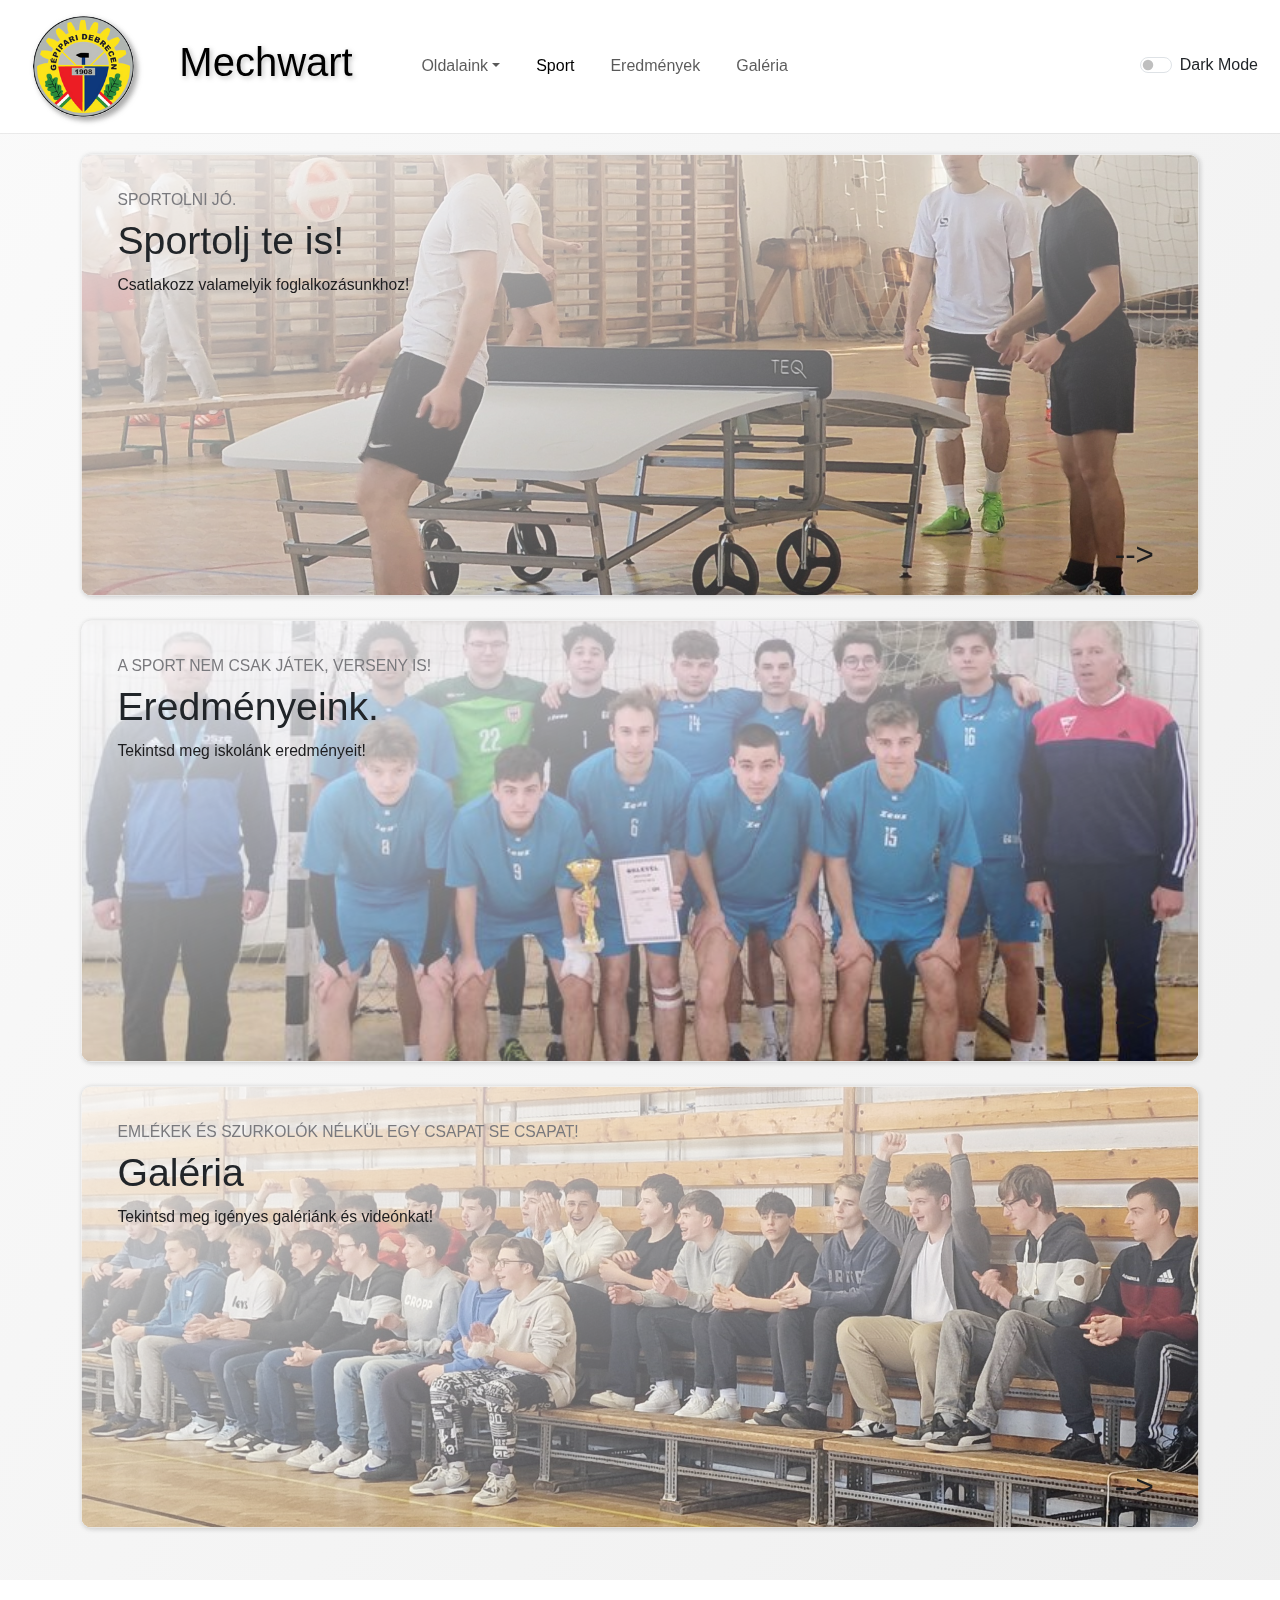
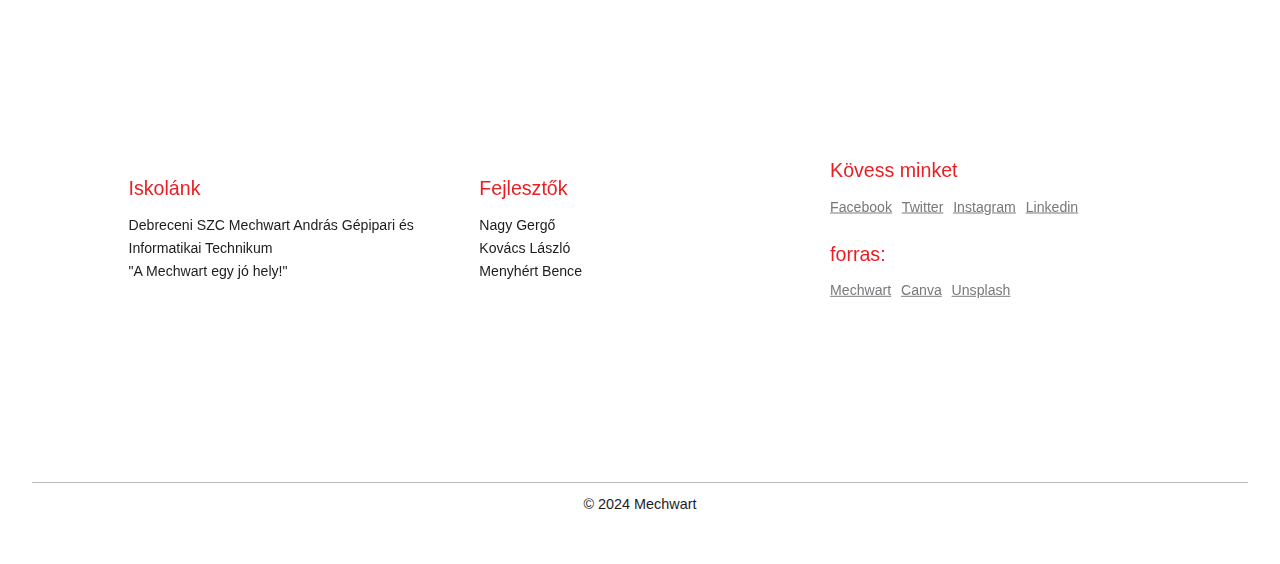
<file: src/main/main.html>
<!DOCTYPE html>
<html lang="hu">
<head>
    <meta charset="UTF-8">
    <meta name="viewport" content="width=device-width, initial-scale=1.0">
    <title>Főoldal</title>
    <link href="https://cdn.jsdelivr.net/npm/bootstrap@5.3.3/dist/css/bootstrap.min.css" rel="stylesheet" integrity="sha384-QWTKZyjpPEjISv5WaRU9OFeRpok6YctnYmDr5pNlyT2bRjXh0JMhjY6hW+ALEwIH" crossorigin="anonymous">
    <link rel="stylesheet" href="../reusable/smootdropdown.css">
    <link rel="stylesheet" href="main_light.css" id="cssLink">
    <link rel="shortcut icon" href="../img/mechwart_logo.png" type="image/x-icon">
</head>
<body data-bs-spy="scroll" data-bs-target=".navbar" data-bs-theme="light" id="body">
    <nav class="navbar navbar-expand-md sticky-top" id="nav">
        <div class="container-fluid">
            <div class="navbar-brand logo-img">
                <a href="main.html"><img src="../img/mechwart_logo.png" alt="" class="col-7"></a>
            </div>
            <div class="navbar-brand logo-img">
                <h1 style="text-indent: -20%;">Mechwart</h1>
            </div>
        <button class="navbar-toggler" type="button" data-bs-toggle="collapse" data-bs-target="#collapsibleNavbar">
            <span class="navbar-toggler-icon"></span>
        </button>
        <div class="collapse navbar-collapse" id="collapsibleNavbar">
            <ul class="navbar-nav">
                <li class="nav-item smootdropdown_container">
                    <a class="nav-link dropdown-toggle" href="#">Oldalaink</a>
                    <div class="menuitem">
                        <a class="btn mt-2" href="sport.html">Foglalkozások</a>
                        <a class="btn mt-2" href="eredmenyeink.html">Eredményeink</a>
                        <a class="btn mt-2" href="galeria.html">Galéria</a>
                    </div>
                </li>
                <li class="nav-item">
                    <a class="nav-link" href="#section1">Sport</a>
                </li>
                <li class="nav-item">
                    <a class="nav-link" href="#section2">Eredmények</a>
                </li>
                <li class="nav-item">
                    <a class="nav-link" href="#section3">Galéria</a>
                </li>
            </ul>
            <ul class="navbar-nav ms-auto">
                <div class="form-check form-switch">
                    <input class="form-check-input" type="checkbox" id="mySwitch" name="darkmode" value="yes" onchange="themeChange()" >
                    <label class="form-check-label" for="mySwitch">Dark Mode</label>
                </div>
            </ul>
        </div>
        </div>
    </nav>
    <hr>

    <main>
        <div id="section1" class="container mt-3" onclick="pageChange('sport.html')">
            <div class="mask" style="background-image: url('../img/foglalkozasok.jpg');"></div>
            <h6>Sportolni jó.</h6>
            <h1>Sportolj te is!</h1>
            <p>Csatlakozz valamelyik foglalkozásunkhoz!</p>
            <p class="NextArrow">--&#62;</p>
        </div>
        <div id="section2" class="container mt-3" onclick="pageChange('eredmenyeink.html')">
            <div class="mask" style="background-image: url('../img/medium_Futsal_4d09ca88e5.jpg');"></div>
            <h6>A sport nem csak játek, verseny is!</h6>
            <h1>Eredményeink.</h1>
            <p>Tekintsd meg iskolánk eredményeit!</p>
            <p class="NextArrow">--&#62;</p>
        </div>

        <div id="section3" class="container mt-3" onclick="pageChange('galeria.html')">
            <div class="mask" style="background-image: url('../img/szurkoloi_hatter.jpg');"></div>
            <h6>Emlékek és szurkolók nélkül egy csapat se csapat!</h6>
            <h1>Galéria</h1>
            <p>Tekintsd meg igényes galériánk és videónkat!</p>
            <p class="NextArrow">--&#62;</p>
        </div>
    </main>

    <footer class="mt-5">
        <div class="footer-content container">
            <div class="footer-section about">
                <h5>Iskolánk</h5>
                <p>Debreceni SZC Mechwart András Gépipari és Informatikai Technikum</p>
                <p>"A Mechwart egy jó hely!"</p>
            </div>
            <div class="footer-section developers">
                <h5>Fejlesztők</h5>
                <ul>
                    <li>Nagy Gergő</li>
                    <li>Kovács László</li>
                    <li>Menyhért Bence</li>
                </ul>
            </div>
            <div class="footer-section social">
                <h5>Kövess minket</h5>
                <div class="social-links">
                    <a href="#" class="social-icon">Facebook<i class="fab fa-facebook-f"></i></a>
                    <a href="#" class="social-icon">Twitter<i class="fab fa-twitter"></i></a>
                    <a href="#" class="social-icon">Instagram<i class="fab fa-instagram"></i></a>
                    <a href="#" class="social-icon">Linkedin<i class="fab fa-linkedin-in"></i></a>
                </div>
                <h5 class="mt-4">forras:</h5>
                <div class="social-links">
                    <a href="https://www.dszcmechwart.hu/" target="_blank" class="social-icon">Mechwart<i class="fab fa-facebook-f"></i></a>
                    <a href="https://www.canva.com/hu_hu/" target="_blank" class="social-icon">Canva<i class="fab fa-facebook-f"></i></a>
                    <a href="https://images.unsplash.com/photo-1528287942171-fbe365d1d9ac?ixlib=rb-1.2.1&q=85&fm=jpg&crop=entropy&w=1200&cs=srgb&ixid=eyJhcHBfaWQiOjE0NTg5fQ" target="_blank" class="social-icon">Unsplash<i class="fab fa-facebook-f"></i></a>
                </div>
            </div>
        </div>
        <div class="footer-bottom text-center">
            <p>&copy; 2024 Mechwart</p>
        </div>
    </footer>

    <script src="https://cdn.jsdelivr.net/npm/bootstrap@5.3.3/dist/js/bootstrap.bundle.min.js" integrity="sha384-YvpcrYf0tY3lHB60NNkmXc5s9fDVZLESaAA55NDzOxhy9GkcIdslK1eN7N6jIeHz" crossorigin="anonymous"></script>
    <script src="main.js"></script>
</body>
</html>
</file>
<file: css/smootdropdown.css>
.smootdropdown_container .menuitem{
    position:absolute;
    display:block;
    opacity:0;
    cursor:pointer;
    pointer-events: none;
    transition: all 0.5s;
}
.smootdropdown_container:hover .menuitem{
    opacity: 1;
    pointer-events: auto;
}
.smootdropdown_container .menuitem a{
    box-shadow: 1px 1px rgba(0, 0, 0, 0.5);
    transform:translateY(100%);
    transition: all 0.6s;
}
.smootdropdown_container:hover .menuitem a:active{
    box-shadow: 1px 1px rgba(0, 0, 0, 0.5);
    transition: all 0.1;
}
.smootdropdown_container:hover .menuitem a{
    transform: translateY(0%);
    box-shadow: 3px 3px rgba(0, 0, 0, 0.5);
}

@media screen and (max-width: 768px) {
    .smootdropdown_container{
        transition: padding-bottom 0.3s;
    }
    .smootdropdown_container:hover{
        padding-bottom: 8%;
    }
    .smootdropdown_container .menuitem a{
        box-shadow: 1px 1px rgba(0, 0, 0, 0.5);
        transform:translateX(100%);
        transition: all 0.6s;
    }
    .smootdropdown_container:hover .menuitem a{
        transform: translateX(0%);
        box-shadow: 3px 3px rgba(0, 0, 0, 0.5);
    }
}
</file>
<file: css/main_light.css>
:root {
    --background-color: #FFFFFF;                /* background */
    --accent-color: #eb1e22;                    /* highlighting */
    --secondary-background-color: rgba(250, 250, 250, 1);      /* secondary */
    --border-color: #bbbbbb;                    /* border */
    --uppertext-color: #79797d;                 
    --paragraph-color: #1d1d1f;                  
}

body {
    background-color: var(--secondary-background-color);
    background-image: linear-gradient(to bottom right, var(--secondary-background-color), rgba(128, 128, 128, 0.1));
    font-family: 'SF Pro Display', 'SF Pro Icons', 'Helvetica Neue', 'Helvetica', 'Arial', sans-serif;
}

p{
    line-height: 1.6;
    color: var(--paragraph-color);
}

h1{ 
    transition: all 0.6s;
}

@media (max-width: 768px) {
    h1 {
        font-size: 2rem;
    }
}

h6{
    color: var(--uppertext-color);
    text-transform: uppercase;
}

hr {
    margin-top: 0;
    border-top: 1px solid var(--border-color);
    visibility: visible;
}
#nav {
    background-color: rgba(255, 255, 255, 0.98);
    padding: 10px;  
}
#nav a {
    text-decoration: none;
    margin: 0 10px;
}
#nav a:hover {
    color: var(--accent-color);
    text-decoration: underline;
}

div.container {
    position: relative;
    padding: 2.3em;
    animation: switchTransition 0.6s;
    border-radius: 10px;
    background-color: var(--background-color);
    box-shadow: 1px 1px 5px rgba(128, 128, 128, 0.3), 1px 1px 5px rgba(128, 128, 128, 0.1);
    transform: scale(98%);
    transition: all 0.6s;
    height: 50vh;
}
.mask {
    border-radius: 10px;
    position: absolute;
    top: 0;
    left: 0;
    width: 100%;
    height: 100%;
    z-index: -2;

    background-image: url("./img/szurkoloi_hatter.jpg");
    background-size: cover;
    background-position: center;
    background-repeat: no-repeat;

    -webkit-mask-image: linear-gradient(to bottom right, rgba(0, 0, 0, 0.1), black);
    mask-image: linear-gradient(to bottom right, rgba(0, 0, 0, 0.1), black);
    mask-repeat: no-repeat;
    mask-position: center;
}

div.container:hover {
    transform: scale(100%);
    box-shadow: 1px 1px 5px rgba(128, 128, 128, 0.6), 1px 1px 5px rgba(128, 128, 128, 0.2);
}



.navbar-brand img{
    animation: switchTransition 0.6s;
    box-shadow: 4px 4px 5px rgba(128, 128, 128, 0.3), 1px 1px 5px rgba(128, 128, 128, 0.1);
    border-radius: 50%;
    transform: scale(98%);
    transition: all 0.6s;
}
#nav:hover .navbar-brand img{
    box-shadow: 4px 4px 5px rgba(128, 128, 128, 0.6), 1px 1px 5px rgba(128, 128, 128, 0.2);
}

#nav:hover .navbar-brand h1,.container:hover h1 {
    text-shadow: 2px 2px 5px rgba(128, 128, 128, 0.4), 1px 1px 5px rgba(128, 128, 128, 0.1);
}

.footerP{
    text-indent: 5%;
}

.NextArrow{
    height: auto;
    position: absolute;
    bottom: 0;
    right: 4%;
    font-size: xx-large;
    transition: all 0.6s;
}
.container:hover .NextArrow{
    transform: scale(200%);
    text-shadow: 2px 2px 5px rgba(128, 128, 128, 0.4), 1px 1px 5px rgba(128, 128, 128, 0.1);
    color: var(--accent-color);
}
.containerImage{
    -webkit-mask-image: linear-gradient(transparent, black);
    mask-image: linear-gradient(transparent, black);
}
.background{
    position: absolute;
}


@keyframes switchTransiton {
    from {transform: scale(100%);}
    to {transform: scale(98%);}
}


/*smootdropdown white edition*/
.smootdropdown_container .menuitem{
    position:absolute;
    display:block;
    opacity:0;
    cursor:pointer;
    pointer-events: none;
    transition: all 0.5s;
}
.smootdropdown_container:hover .menuitem{
    transition: all 0.5s;
    opacity: 1;
    pointer-events: auto;
}
.smootdropdown_container .menuitem a{
    box-shadow: 1px 1px rgba(0, 0, 0, 0.5);
    transform:translateY(100%);
    background-color: white;
    transition: all 0.6s;
}
.smootdropdown_container .menuitem a:hover{
    box-shadow: 1px 1px 5px rgba(128, 128, 128, 0.6), 1px 1px 5px rgba(128, 128, 128, 0.2);
}
.smootdropdown_container:hover .menuitem a:active{
    box-shadow: 1px 1px 5px rgba(128, 128, 128, 0.6), 1px 1px 5px rgba(128, 128, 128, 0.2);
    transition: all 0.1;
}
.smootdropdown_container:hover .menuitem a{
    transform: translateY(0%);
    box-shadow: 1px 1px 5px rgba(128, 128, 128, 0.3), 1px 1px 5px rgba(128, 128, 128, 0.1);
}

@media screen and (max-width: 768px) {
    .smootdropdown_container{
        transition: padding-bottom 0.3s;
    }
    .smootdropdown_container:hover{
        padding-bottom: 8%;
    }
    .smootdropdown_container .menuitem a{
        box-shadow: 1px 1px rgba(0, 0, 0, 0.5);
        transform:translateX(100%);
        transition: all 0.6s;
    }
    .smootdropdown_container:hover .menuitem a{
        transform: translateX(0%);
        box-shadow: 1px 1px 5px rgba(128, 128, 128, 0.3), 1px 1px 5px rgba(128, 128, 128, 0.1);
    }
}


*{
    box-sizing: border-box;
}




.infografika-holder .flex-row{
    display: grid;
    grid-template-columns: 1fr 1fr 1fr;
    width: 100%;
    justify-content: space-between;
    grid-template-rows: 30vh;
}
@media screen and (max-width: 768px) {
    .infografika-holder .flex-row{
        grid-template-columns: 1fr;
        grid-template-rows: 30vh 30vh 30vh;
    }
}

.infografika-holder .flex-row div.year-holder{
    display: grid;
    align-content: center;
}
.infografika-holder .flex-row div.year-holder h1{
    text-align: center;
    margin: auto;
    width: 40%;
    border-radius: 20px;
    background-color: var(--border-color);
    box-shadow: 1px 1px 5px rgba(128, 128, 128, 0.3), 1px 1px 5px rgba(128, 128, 128, 0.1);
    font-weight: bold;
}

.infografika-holder .flex-row div.img-holder{
    background-color: var(--border-color);
    box-shadow: 1px 1px 5px rgba(128, 128, 128, 0.3), 1px 1px 5px rgba(128, 128, 128, 0.1);
    border-radius: 50%;
    margin: auto;
    height: 100%;
}
.infografika-holder .flex-row div.img-holder img{
    height: 100%;
}

.infografika-holder .flex-row div.destr-holder{
    text-align: center;
    display: grid;
    align-content: center;
}
.infografika-holder .flex-row div.destr-holder p{
    font-weight: bold;
    text-transform: uppercase;
}
.smaller{
    transform: scale(90%);
}

.infografika-holder .flex-row div{
    transition: all 0.6s;
    animation: floatIn 0.6s;
}
.infografika-holder .flex-row div{
    transform: scale(98%);
}
.infografika-holder .flex-row:hover div{
    transform: scale(100%);
}
.infografika-holder .flex-row:hover div.destr-holder{
    text-shadow: 2px 2px 5px rgba(128, 128, 128, 0.4), 1px 1px 5px rgba(128, 128, 128, 0.1);
}
.infografika-holder .flex-row div.img-holder,.infografika-holder .flex-row div.img-holder{
    box-shadow: 1px 1px 5px rgba(128, 128, 128, 0.6), 1px 1px 5px rgba(128, 128, 128, 0.2);
}

@keyframes floatIn {
    from{
        opacity: 0.2;
        transform: translateY(50%);
    }
    to{
        opacity: 1;
        transform: translateY(0%);
    }
}



footer {
    background-color: var(--background-color);
    color: var(--paragraph-color);
    padding: 2rem;
    font-size: 0.9rem;
}

.footer-content {
    display: flex;
    flex-direction: column;
    align-items: center; 
    text-align: center; 
    padding: 1rem;
}

@media (min-width: 768px) {
    .footer-content {
        flex-direction: row;
        justify-content: space-between; 
        text-align: left; 
    }

    .footer-section {
        flex: 1;
        padding: 0 15px;
        margin-bottom: 0px;
    }
}

.footer-section {
    margin-bottom: 15px;
}

.footer-section h5 {
    color: var(--accent-color);
    margin-bottom: 15px;
}

.footer-section ul,
.footer-section p {
    list-style: none;
    padding: 0;
    margin: 0;
    line-height: 1.6;
}

.social-links {
    display: flex;
}

.social-icon {
    margin-right: 10px;
    color: var(--uppertext-color);
    transition: color 0.3s ease;
}

.social-icon:hover {
    color: var(--accent-color);
}

.footer-bottom {
    margin-top: 20px;
    border-top: 1px solid var(--border-color);
    padding-top: 10px;
}

footer, footer * {
    box-shadow: none !important;
}

.cleanlist {
    list-style: none;
    padding-left: 0; 
    font-family: 'SF Pro Display', 'SF Pro Icons', 'Helvetica Neue', 'Helvetica', 'Arial', sans-serif;
    color: var(--paragraph-color);
    max-width: 600px; 
    margin: 0 auto; 
}

.cleanlist li {
    padding: 10px 0;
    border-bottom: 1px solid var(--border-color); 
    font-size: 18px;
    position: relative; 
}

.cleanlist li:last-child {
    border-bottom: none; 
}

.cleanlist ul li::before {
    content: "— "; 
    color: var(--accent-color); 
    font-weight: bold;
}

#section1,
#section2,
#section3 {
    cursor: pointer;
}
</file>
<file: css/sport.css>
.grid-container {
    display: grid;
    grid-template-columns: repeat(2, 1fr);
    grid-gap: 10px;
    justify-content: end;
}

.grid-item {
    width: 100%;
    height: 50%;
    object-fit: cover;
}

.col-lg-6 ul {
    list-style: none;
    padding-left: 0;
}

div.container {
    height: auto;
}

.maskforsport {
    z-index: -1;
    border-radius: 10px;
    position: absolute;
    top: 0;
    left: 0;
    width: 100%;
    height: 100%;

    background-image: url(https://images.unsplash.com/photo-1528287942171-fbe365d1d9ac?ixlib=rb-1.2.1&q=85&fm=jpg&crop=entropy&w=1200&cs=srgb&ixid=eyJhcHBfaWQiOjE0NTg5fQ);
    background-size: cover;
    background-position: center;
    background-repeat: no-repeat;

    -webkit-mask-image: linear-gradient(to bottom right, transparent 50%, black);
    mask-image: linear-gradient(to bottom right, transparent 50%, black);
    mask-repeat: no-repeat;
    mask-position: center;
}

.shadow {
    box-shadow: 4px 4px 5px rgba(128, 128, 128, 0.6), 1px 1px 5px rgba(128, 128, 128, 0.2);
}
</file>
<file: src/reusable/smootdropdown.css>
.smootdropdown_container .menuitem{
    position:absolute;
    display:block;
    opacity:0;
    cursor:pointer;
    pointer-events: none;
    transition: all 0.5s;
}
.smootdropdown_container:hover .menuitem{
    opacity: 1;
    pointer-events: auto;
}
.smootdropdown_container .menuitem a{
    box-shadow: 1px 1px rgba(0, 0, 0, 0.5);
    transform:translateY(100%);
    transition: all 0.6s;
}
.smootdropdown_container:hover .menuitem a:active{
    box-shadow: 1px 1px rgba(0, 0, 0, 0.5);
    transition: all 0.1;
}
.smootdropdown_container:hover .menuitem a{
    transform: translateY(0%);
    box-shadow: 3px 3px rgba(0, 0, 0, 0.5);
}

@media screen and (max-width: 768px) {
    .smootdropdown_container{
        transition: padding-bottom 0.3s;
    }
    .smootdropdown_container:hover{
        padding-bottom: 8%;
    }
    .smootdropdown_container .menuitem a{
        box-shadow: 1px 1px rgba(0, 0, 0, 0.5);
        transform:translateX(100%);
        transition: all 0.6s;
    }
    .smootdropdown_container:hover .menuitem a{
        transform: translateX(0%);
        box-shadow: 3px 3px rgba(0, 0, 0, 0.5);
    }
}
</file>
<file: src/main/main_light.css>
:root {
    --background-color: #FFFFFF;                /* background */
    --accent-color: #eb1e22;                    /* highlighting */
    --secondary-background-color: rgba(250, 250, 250, 1);      /* secondary */
    --border-color: #bbbbbb;                    /* border */
    --uppertext-color: #79797d;                 
    --paragraph-color: #1d1d1f;                  
}

body {
    background-color: var(--secondary-background-color);
    background-image: linear-gradient(to bottom right, var(--secondary-background-color), rgba(128, 128, 128, 0.1));
    font-family: 'SF Pro Display', 'SF Pro Icons', 'Helvetica Neue', 'Helvetica', 'Arial', sans-serif;
}

p{
    line-height: 1.6;
    color: var(--paragraph-color);
}

h1{ 
    transition: all 0.6s;
}

@media (max-width: 768px) {
    h1 {
        font-size: 2rem;
    }
}

h6{
    color: var(--uppertext-color);
    text-transform: uppercase;
}

hr {
    margin-top: 0;
    border-top: 1px solid var(--border-color);
    visibility: visible;
}
#nav {
    background-color: rgba(255, 255, 255, 0.98);
    padding: 10px;  
}
#nav a {
    text-decoration: none;
    margin: 0 10px;
}
#nav a:hover {
    color: var(--accent-color);
    text-decoration: underline;
}

div.container {
    position: relative;
    padding: 2.3em;
    animation: switchTransition 0.6s;
    border-radius: 10px;
    background-color: var(--background-color);
    box-shadow: 1px 1px 5px rgba(128, 128, 128, 0.3), 1px 1px 5px rgba(128, 128, 128, 0.1);
    transform: scale(98%);
    transition: all 0.6s;
    height: 50vh;
}
.mask {
    border-radius: 10px;
    position: absolute;
    top: 0;
    left: 0;
    width: 100%;
    height: 100%;
    z-index: -2;

    background-image: url("../img/szurkoloi_hatter.jpg");
    background-size: cover;
    background-position: center;
    background-repeat: no-repeat;

    -webkit-mask-image: linear-gradient(to bottom right, rgba(0, 0, 0, 0.1), black);
    mask-image: linear-gradient(to bottom right, rgba(0, 0, 0, 0.1), black);
    mask-repeat: no-repeat;
    mask-position: center;
}

div.container:hover {
    transform: scale(100%);
    box-shadow: 1px 1px 5px rgba(128, 128, 128, 0.6), 1px 1px 5px rgba(128, 128, 128, 0.2);
}



.navbar-brand img{
    animation: switchTransition 0.6s;
    box-shadow: 4px 4px 5px rgba(128, 128, 128, 0.3), 1px 1px 5px rgba(128, 128, 128, 0.1);
    border-radius: 50%;
    transform: scale(98%);
    transition: all 0.6s;
}
#nav:hover .navbar-brand img{
    box-shadow: 4px 4px 5px rgba(128, 128, 128, 0.6), 1px 1px 5px rgba(128, 128, 128, 0.2);
}

#nav:hover .navbar-brand h1,.container:hover h1 {
    text-shadow: 2px 2px 5px rgba(128, 128, 128, 0.4), 1px 1px 5px rgba(128, 128, 128, 0.1);
}

.footerP{
    text-indent: 5%;
}

.NextArrow{
    height: auto;
    position: absolute;
    bottom: 0;
    right: 4%;
    font-size: xx-large;
    transition: all 0.6s;
}
.container:hover .NextArrow{
    transform: scale(200%);
    text-shadow: 2px 2px 5px rgba(128, 128, 128, 0.4), 1px 1px 5px rgba(128, 128, 128, 0.1);
    color: var(--accent-color);
}
.containerImage{
    -webkit-mask-image: linear-gradient(transparent, black);
    mask-image: linear-gradient(transparent, black);
}
.background{
    position: absolute;
}


@keyframes switchTransiton {
    from {transform: scale(100%);}
    to {transform: scale(98%);}
}


/*smootdropdown white edition*/
.smootdropdown_container .menuitem{
    position:absolute;
    display:block;
    opacity:0;
    cursor:pointer;
    pointer-events: none;
    transition: all 0.5s;
}
.smootdropdown_container:hover .menuitem{
    transition: all 0.5s;
    opacity: 1;
    pointer-events: auto;
}
.smootdropdown_container .menuitem a{
    box-shadow: 1px 1px rgba(0, 0, 0, 0.5);
    transform:translateY(100%);
    background-color: white;
    transition: all 0.6s;
}
.smootdropdown_container .menuitem a:hover{
    box-shadow: 1px 1px 5px rgba(128, 128, 128, 0.6), 1px 1px 5px rgba(128, 128, 128, 0.2);
}
.smootdropdown_container:hover .menuitem a:active{
    box-shadow: 1px 1px 5px rgba(128, 128, 128, 0.6), 1px 1px 5px rgba(128, 128, 128, 0.2);
    transition: all 0.1;
}
.smootdropdown_container:hover .menuitem a{
    transform: translateY(0%);
    box-shadow: 1px 1px 5px rgba(128, 128, 128, 0.3), 1px 1px 5px rgba(128, 128, 128, 0.1);
}

@media screen and (max-width: 768px) {
    .smootdropdown_container{
        transition: padding-bottom 0.3s;
    }
    .smootdropdown_container:hover{
        padding-bottom: 8%;
    }
    .smootdropdown_container .menuitem a{
        box-shadow: 1px 1px rgba(0, 0, 0, 0.5);
        transform:translateX(100%);
        transition: all 0.6s;
    }
    .smootdropdown_container:hover .menuitem a{
        transform: translateX(0%);
        box-shadow: 1px 1px 5px rgba(128, 128, 128, 0.3), 1px 1px 5px rgba(128, 128, 128, 0.1);
    }
}


*{
    box-sizing: border-box;
}




.infografika-holder .flex-row{
    display: grid;
    grid-template-columns: 1fr 1fr 1fr;
    width: 100%;
    justify-content: space-between;
    grid-template-rows: 30vh;
}
@media screen and (max-width: 768px) {
    .infografika-holder .flex-row{
        grid-template-columns: 1fr;
        grid-template-rows: 30vh 30vh 30vh;
    }
}

.infografika-holder .flex-row div.year-holder{
    display: grid;
    align-content: center;
}
.infografika-holder .flex-row div.year-holder h1{
    text-align: center;
    margin: auto;
    width: 40%;
    border-radius: 20px;
    background-color: var(--border-color);
    box-shadow: 1px 1px 5px rgba(128, 128, 128, 0.3), 1px 1px 5px rgba(128, 128, 128, 0.1);
    font-weight: bold;
}

.infografika-holder .flex-row div.img-holder{
    background-color: var(--border-color);
    box-shadow: 1px 1px 5px rgba(128, 128, 128, 0.3), 1px 1px 5px rgba(128, 128, 128, 0.1);
    border-radius: 50%;
    margin: auto;
    height: 100%;
}
.infografika-holder .flex-row div.img-holder img{
    height: 100%;
}

.infografika-holder .flex-row div.destr-holder{
    text-align: center;
    display: grid;
    align-content: center;
}
.infografika-holder .flex-row div.destr-holder p{
    font-weight: bold;
    text-transform: uppercase;
}
.smaller{
    transform: scale(90%);
}

.infografika-holder .flex-row div{
    transition: all 0.6s;
    animation: floatIn 0.6s;
}
.infografika-holder .flex-row div{
    transform: scale(98%);
}
.infografika-holder .flex-row:hover div{
    transform: scale(100%);
}
.infografika-holder .flex-row:hover div.destr-holder{
    text-shadow: 2px 2px 5px rgba(128, 128, 128, 0.4), 1px 1px 5px rgba(128, 128, 128, 0.1);
}
.infografika-holder .flex-row div.img-holder,.infografika-holder .flex-row div.img-holder{
    box-shadow: 1px 1px 5px rgba(128, 128, 128, 0.6), 1px 1px 5px rgba(128, 128, 128, 0.2);
}

@keyframes floatIn {
    from{
        opacity: 0.2;
        transform: translateY(50%);
    }
    to{
        opacity: 1;
        transform: translateY(0%);
    }
}



footer {
    background-color: var(--background-color);
    color: var(--paragraph-color);
    padding: 2rem;
    font-size: 0.9rem;
}

.footer-content {
    display: flex;
    flex-direction: column;
    align-items: center; 
    text-align: center; 
    padding: 1rem;
}

@media (min-width: 768px) {
    .footer-content {
        flex-direction: row;
        justify-content: space-between; 
        text-align: left; 
    }

    .footer-section {
        flex: 1;
        padding: 0 15px;
        margin-bottom: 0px;
    }
}

.footer-section {
    margin-bottom: 15px;
}

.footer-section h5 {
    color: var(--accent-color);
    margin-bottom: 15px;
}

.footer-section ul,
.footer-section p {
    list-style: none;
    padding: 0;
    margin: 0;
    line-height: 1.6;
}

.social-links {
    display: flex;
}

.social-icon {
    margin-right: 10px;
    color: var(--uppertext-color);
    transition: color 0.3s ease;
}

.social-icon:hover {
    color: var(--accent-color);
}

.footer-bottom {
    margin-top: 20px;
    border-top: 1px solid var(--border-color);
    padding-top: 10px;
}

footer, footer * {
    box-shadow: none !important;
}

.cleanlist {
    list-style: none;
    padding-left: 0; 
    font-family: 'SF Pro Display', 'SF Pro Icons', 'Helvetica Neue', 'Helvetica', 'Arial', sans-serif;
    color: var(--paragraph-color);
    max-width: 600px; 
    margin: 0 auto; 
}

.cleanlist li {
    padding: 10px 0;
    border-bottom: 1px solid var(--border-color); 
    font-size: 18px;
    position: relative; 
}

.cleanlist li:last-child {
    border-bottom: none; 
}

.cleanlist ul li::before {
    content: "— "; 
    color: var(--accent-color); 
    font-weight: bold;
}

#section1,
#section2,
#section3 {
    cursor: pointer;
}
</file>
